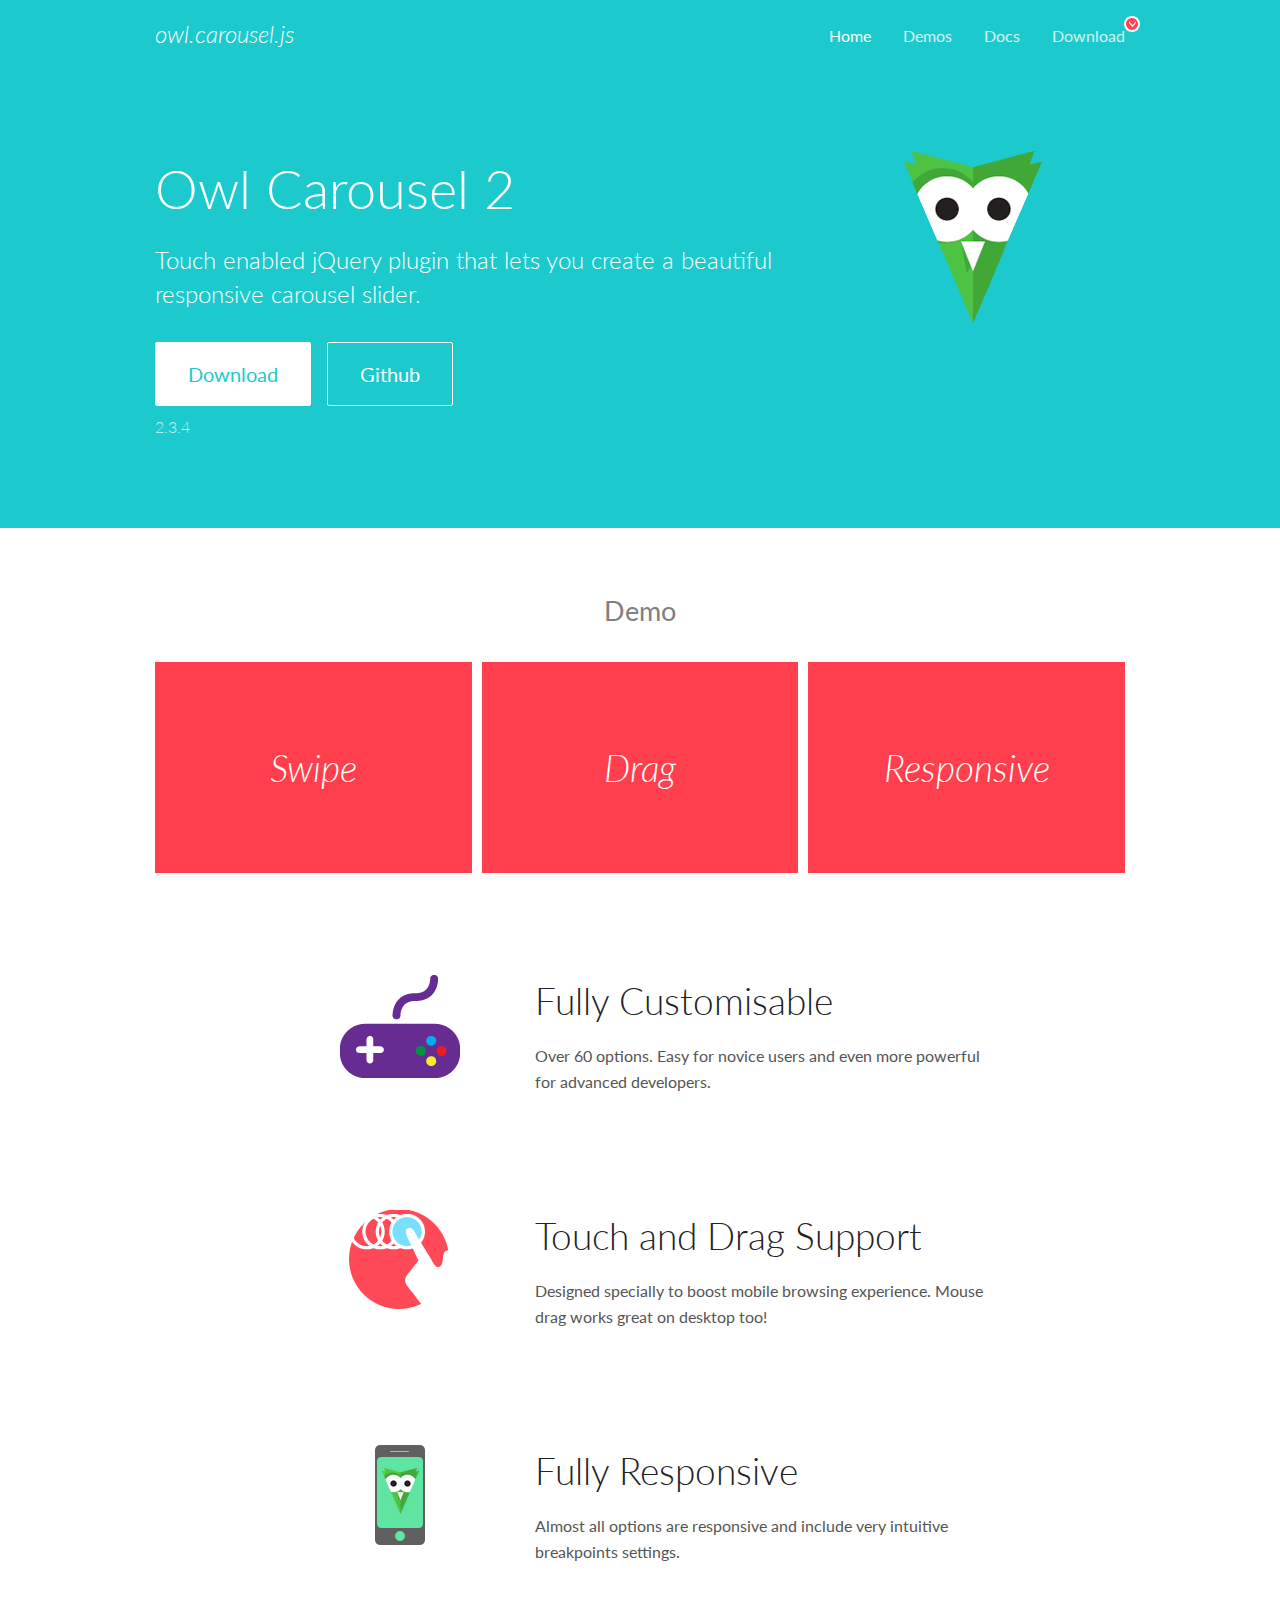
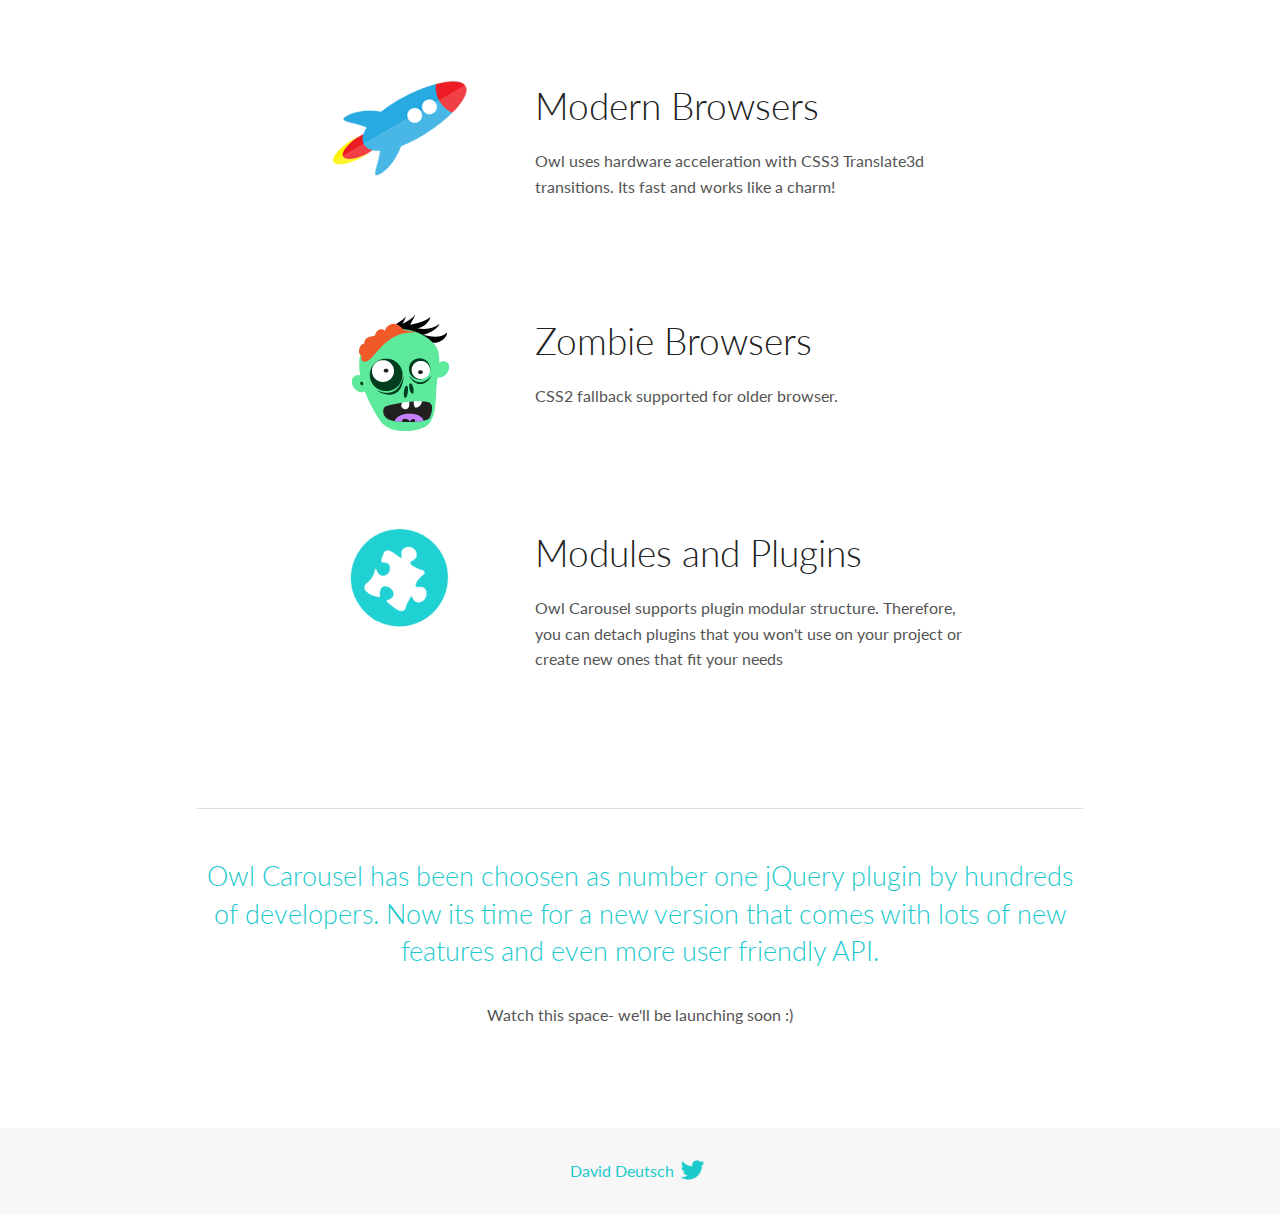
<file: assets/owl/OwlCarousel2-2.3.4/docs/index.html>
<!DOCTYPE html>
<html lang="en">
  <head>

    <!-- head -->
    <meta charset="utf-8">
    <meta name="msapplication-tap-highlight" content="no" />
    <meta name="viewport" content="width=device-width, initial-scale=1.0" />
    <meta name="description" content="Touch enabled jQuery plugin that lets you create beautiful responsive carousel slider.">
    <meta name="author" content="David Deutsch">
    <title>
      Home | Owl Carousel | 2.3.4
    </title>

    <!-- Stylesheets -->
    <link href='https://fonts.googleapis.com/css?family=Lato:300,400,700,400italic,300italic' rel='stylesheet' type='text/css'>
    <link rel="stylesheet" href="assets/css/docs.theme.min.css">

    <!-- Owl Stylesheets -->
    <link rel="stylesheet" href="assets/owlcarousel/assets/owl.carousel.min.css">
    <link rel="stylesheet" href="assets/owlcarousel/assets/owl.theme.default.min.css">

    <!-- HTML5 shim and Respond.js IE8 support of HTML5 elements and media queries -->

    <!--[if lt IE 9]>
      <script src="https://oss.maxcdn.com/libs/html5shiv/3.7.0/html5shiv.js"></script>
      <script src="https://oss.maxcdn.com/libs/respond.js/1.3.0/respond.min.js"></script>
    <![endif]-->

    <!-- Favicons -->
    <link rel="apple-touch-icon-precomposed" sizes="144x144" href="assets/ico/apple-touch-icon-144-precomposed.png">
    <link rel="shortcut icon" href="assets/ico/favicon.png">
    <link rel="shortcut icon" href="favicon.ico">

    <!-- Yeah i know js should not be in header. Its required for demos.-->

    <!-- javascript -->
    <script src="assets/vendors/jquery.min.js"></script>
    <script src="assets/owlcarousel/owl.carousel.js"></script>
  </head>
  <body>

    <!-- header -->
    <header class="header">
      <div class="row">
        <div class="large-12 columns">
          <div class="brand left">
            <h3>
              <a href="/OwlCarousel2/">owl.carousel.js</a> 
            </h3>
          </div>
          <a id="toggle-nav" class="right">
            <span></span> <span></span> <span></span> 
          </a> 
          <div class="nav-bar">
            <ul class="clearfix">
              <li class="active">
                <a href="/OwlCarousel2/index.html">Home</a> 
              </li>
              <li> <a href="/OwlCarousel2/demos/demos.html">Demos</a>  </li>
              <li> <a href="/OwlCarousel2/docs/started-welcome.html">Docs</a>  </li>
              <li>
                <a href="https://github.com/OwlCarousel2/OwlCarousel2/archive/2.3.4.zip">Download</a> 
                <span class="download"></span> 
              </li>
            </ul>
          </div>
        </div>
      </div>
    </header>

    <!-- home panel -->
    <section id="hero">
      <div class="row">
        <div class="large-8 medium-8 columns">
          <h1>Owl Carousel 2</h1>
          <h4>Touch enabled jQuery plugin that lets you create a beautiful responsive carousel slider.</h4>
          <a href="https://github.com/OwlCarousel2/OwlCarousel2/archive/2.3.4.zip" class="hero-button">Download</a> 
          <a href="https://github.com/OwlCarousel2/OwlCarousel2" class="hero-button outline">Github</a> 
          <p>2.3.4</p>
        </div>
        <div class="large-4 medium-4 columns">
          <img class="owl-logo" src="assets/img/owl-logo.png" alt="mr. Owl">
        </div>
      </div>
    </section>

    <!-- body -->
    <div class="home-demo">
      <div class="row">
        <div class="large-12 columns">
          <h3>Demo</h3>
          <div class="owl-carousel">
            <div class="item">
              <h2>Swipe</h2>
            </div>
            <div class="item">
              <h2>Drag</h2>
            </div>
            <div class="item">
              <h2>Responsive</h2>
            </div>
            <div class="item">
              <h2>CSS3</h2>
            </div>
            <div class="item">
              <h2>Fast</h2>
            </div>
            <div class="item">
              <h2>Easy</h2>
            </div>
            <div class="item">
              <h2>Free</h2>
            </div>
            <div class="item">
              <h2>Upgradable</h2>
            </div>
            <div class="item">
              <h2>Tons of options</h2>
            </div>
            <div class="item">
              <h2>Infinity</h2>
            </div>
            <div class="item">
              <h2>Auto Width</h2>
            </div>
          </div>
        </div>
      </div>
    </div>
    <script>
      var owl = $('.owl-carousel');
      owl.owlCarousel({
        margin: 10,
        loop: true,
        responsive: {
          0: {
            items: 1
          },
          600: {
            items: 2
          },
          1000: {
            items: 3
          }
        }
      })
    </script>

    <!-- features -->
    <div id="features">
      <div class="row">
        <div class="small-12 medium-9 small-centered columns">
          <section class="row feature">
            <div class="medium-4 small-12 columns">
              <img src="assets/img/feature-options.png" alt="">
            </div>
            <div class="medium-8 small-12 columns">
              <h2>Fully Customisable</h2>
              <p>Over 60 options. Easy for novice users and even more powerful for advanced developers.</p>
            </div>
          </section>
          <section class="row feature">
            <div class="medium-4 small-12 columns">
              <img src="assets/img/feature-drag.png" alt="">
            </div>
            <div class="medium-8 small-12 columns">
              <h2>Touch and Drag Support</h2>
              <p>Designed specially to boost mobile browsing experience. Mouse drag works great on desktop too!</p>
            </div>
          </section>
          <section class="row feature">
            <div class="medium-4 small-12 columns">
              <img src="assets/img/feature-responsive.png" alt="">
            </div>
            <div class="medium-8 small-12 columns">
              <h2>Fully Responsive</h2>
              <p>Almost all options are responsive and include very intuitive breakpoints settings.</p>
            </div>
          </section>
          <section class="row feature">
            <div class="medium-4 small-12 columns">
              <img src="assets/img/feature-modern.png" alt="">
            </div>
            <div class="medium-8 small-12 columns">
              <h2>Modern Browsers</h2>
              <p>Owl uses hardware acceleration with CSS3 Translate3d transitions. Its fast and works like a charm! </p>
            </div>
          </section>
          <section class="row feature">
            <div class="medium-4 small-12 columns">
              <img src="assets/img/feature-zombie.png" alt="">
            </div>
            <div class="medium-8 small-12 columns">
              <h2>Zombie Browsers</h2>
              <p>CSS2 fallback supported for older browser.</p>
            </div>
          </section>
          <section class="row feature">
            <div class="medium-4 small-12 columns">
              <img src="assets/img/feature-module.png" alt="">
            </div>
            <div class="medium-8 small-12 columns">
              <h2>Modules and Plugins</h2>
              <p>Owl Carousel supports plugin modular structure. Therefore, you can detach plugins that you won&#x27;t use on your project or create new ones that fit your needs</p>
            </div>
          </section>
        </div>
      </div>
    </div>

    <!-- footer -->
    <section id="teaser-text">
      <div class="row">
        <div class="small-12 medium-11 small-centered columns">
          <hr>
          <h3 id="owl-carousel-has-been-choosen-as-number-one-jquery-plugin-by-hundreds-of-developers-now-its-time-for-a-new-version-that-comes-with-lots-of-new-features-and-even-more-user-friendly-api-">Owl Carousel has been choosen as number one jQuery plugin by hundreds of developers. Now its time for a new version that comes with lots of new features and even more user friendly API.</h3>
          <p>Watch this space- we&#39;ll be launching soon :)</p>
        </div>
      </div>
    </section>

    <!-- footer -->
    <footer class="footer">
      <div class="row">
        <div class="large-12 columns">
          <h5>
            <a href="/OwlCarousel2/docs/support-contact.html">David Deutsch</a> 
            <a id="custom-tweet-button" href="https://twitter.com/share?url=https://github.com/OwlCarousel2/OwlCarousel2&text=Owl Carousel - This is so awesome! " target="_blank"></a> 
          </h5>
        </div>
      </div>
    </footer>

    <!-- vendors -->
    <script src="assets/vendors/highlight.js"></script>
    <script src="assets/js/app.js"></script>
  </body>
</html>
</file>
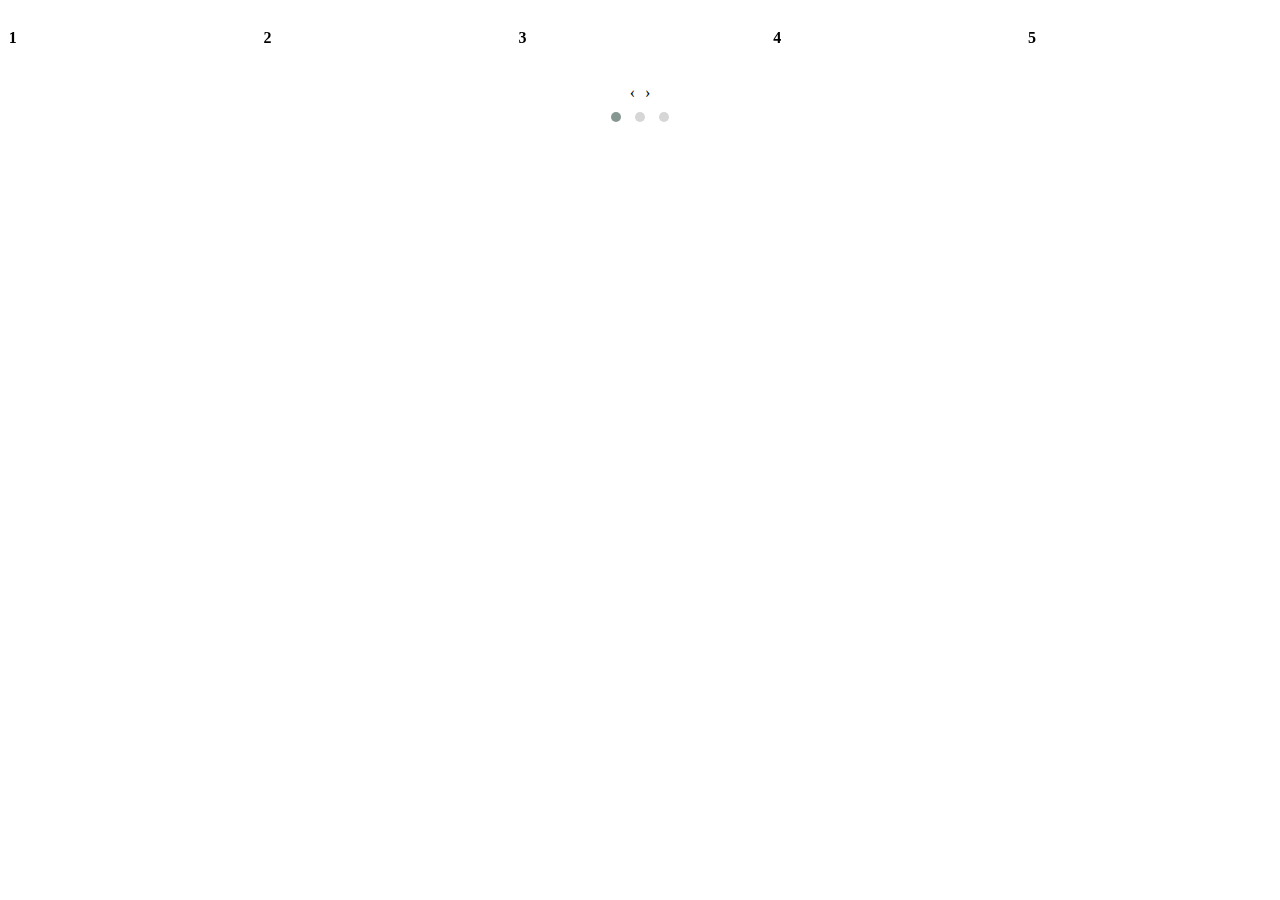
<file: assets/owl/html/owl.html>
<!DOCTYPE html>
<html lang="en">

<head>
    <meta charset="UTF-8">
    <meta name="viewport" content="width=device-width, initial-scale=1.0">
    <title>Document</title>
    <link rel="stylesheet" href="../OwlCarousel2-2.3.4/docs/assets/owlcarousel/assets/owl.carousel.min.css">
    <link rel="stylesheet" href="../OwlCarousel2-2.3.4/docs/assets/owlcarousel/assets/owl.theme.default.min.css">
</head>

<body>
    <div class="owl-carousel owl-theme">
        <div class="item">
            <h4>1</h4>
        </div>
        <div class="item">
            <h4>2</h4>
        </div>
        <div class="item">
            <h4>3</h4>
        </div>
        <div class="item">
            <h4>4</h4>
        </div>
        <div class="item">
            <h4>5</h4>
        </div>
        <div class="item">
            <h4>6</h4>
        </div>
        <div class="item">
            <h4>7</h4>
        </div>
        <div class="item">
            <h4>8</h4>
        </div>
        <div class="item">
            <h4>9</h4>
        </div>
        <div class="item">
            <h4>10</h4>
        </div>
        <div class="item">
            <h4>11</h4>
        </div>
        <div class="item">
            <h4>12</h4>
        </div>
    </div>


    <script src="../query/jquery.js"></script>
    <script src="../OwlCarousel2-2.3.4/docs/assets/owlcarousel/owl.carousel.min.js"></script>
    <script>
        $('.owl-carousel').owlCarousel({
            loop: true,
            margin: 10,
            nav: true,
            responsive: {
                0: {
                    items: 5
                },
                600: {
                    items: 3
                },
                1000: {
                    items: 5
                }
            }
        });
        $('.owl-carousel').owlCarousel({
            responsive: {
                // breakpoint from 0 up
                0: {
                    items: 1,
                    margin: 10,
                    padding: 500,
                },
                // breakpoint from 480 up
                480: {
                    items: 2,
                    margin: 15,
                    padding: 10,
                },
                // breakpoint from 768 up
                768: {
                    option1: value,
                    option2: value,
                }
            }
        })
    </script>
</body>

</html>
</file>
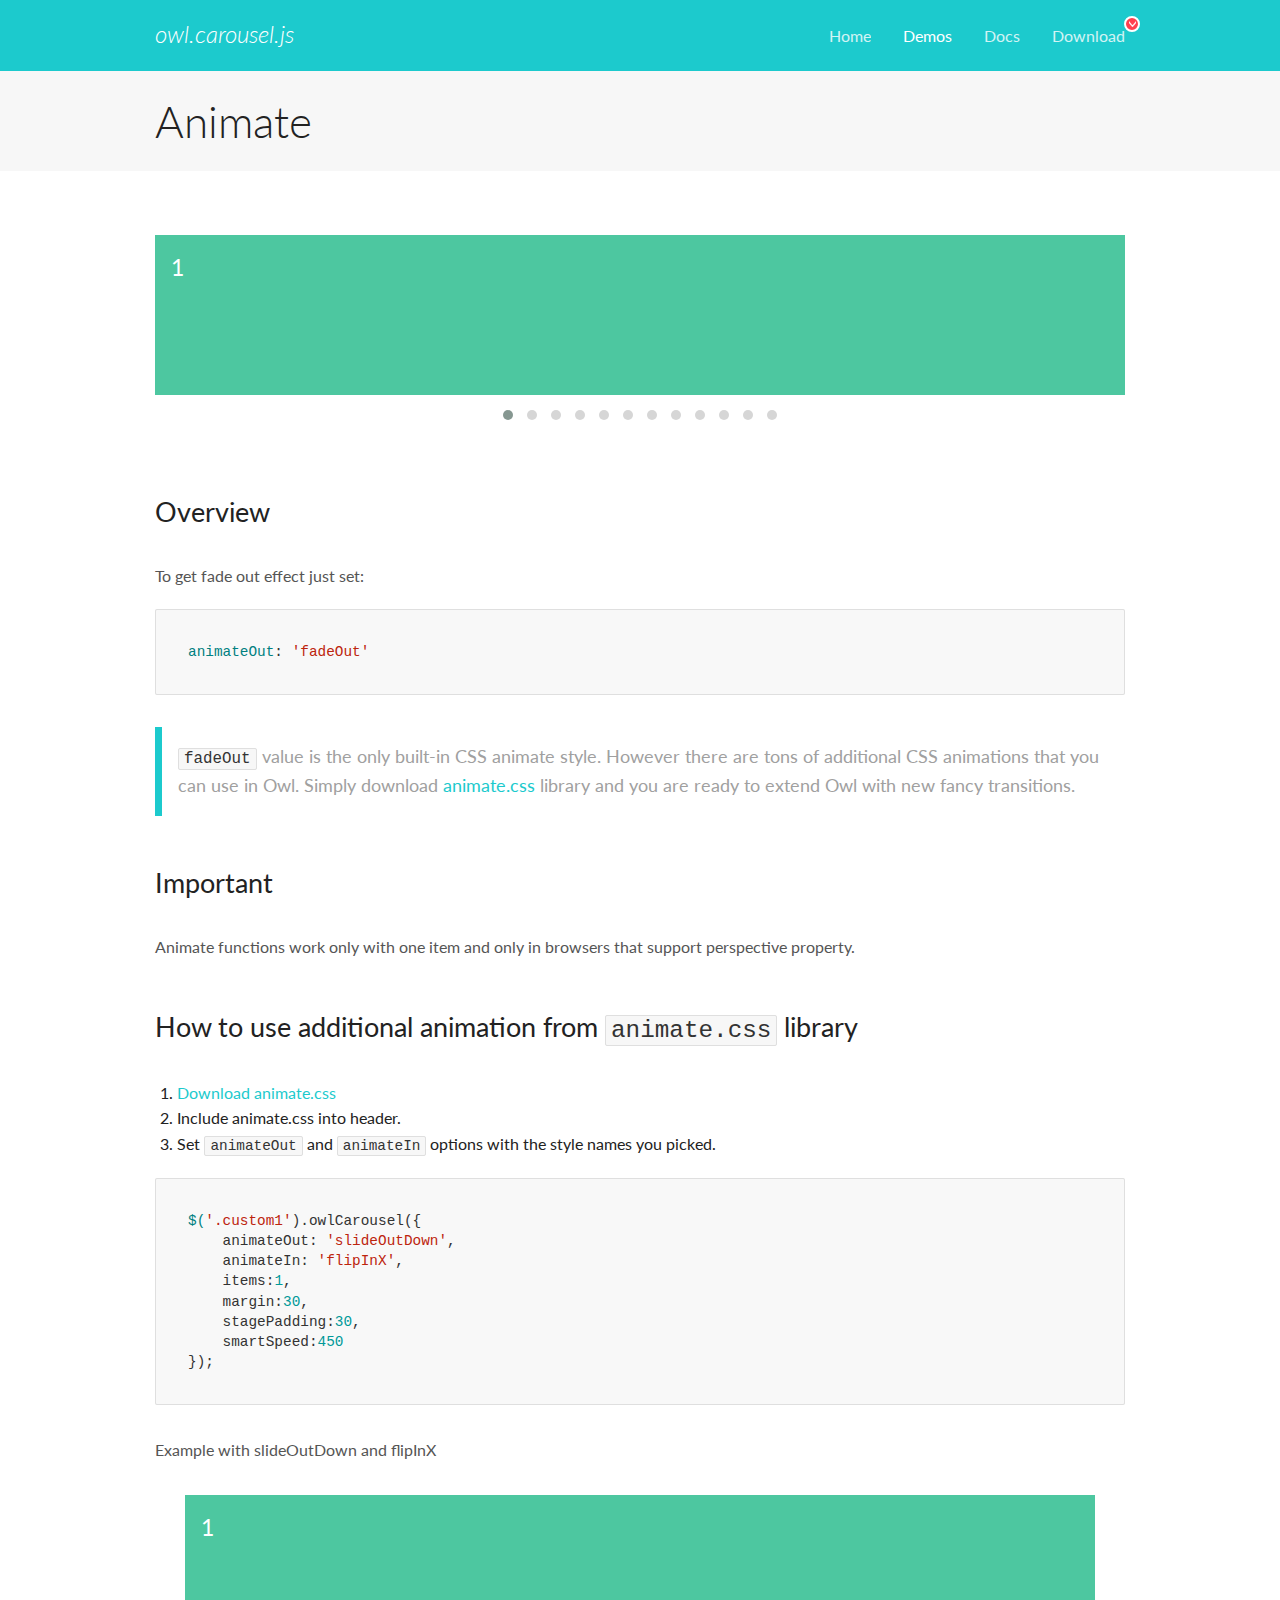
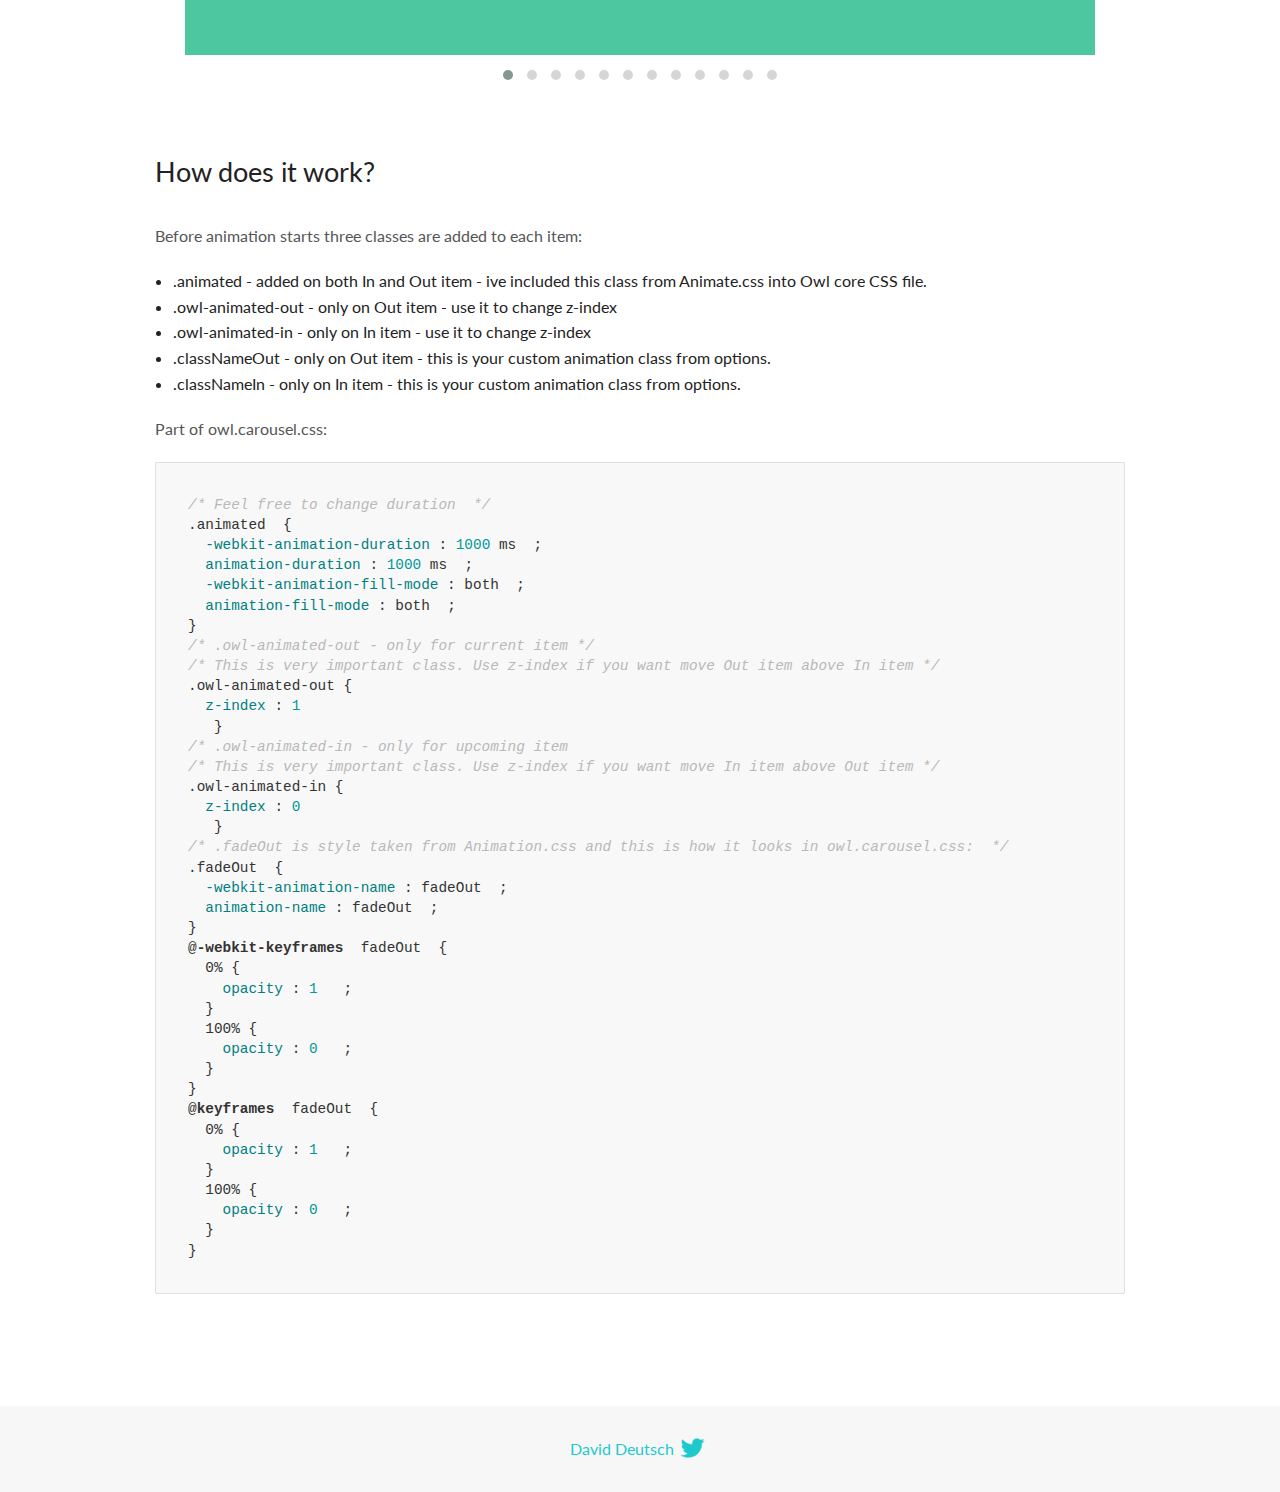
<file: assets/owl/OwlCarousel2-2.3.4/docs/demos/animate.html>
<!DOCTYPE html>
<html lang="en">
  <head>

    <!-- head -->
    <meta charset="utf-8">
    <meta name="msapplication-tap-highlight" content="no" />
    <meta name="viewport" content="width=device-width, initial-scale=1.0" />
    <meta name="description" content="Animate carousel">
    <meta name="author" content="David Deutsch">
    <title>
      Animate Demo | Owl Carousel | 2.3.4
    </title>

    <!-- Stylesheets -->
    <link href='https://fonts.googleapis.com/css?family=Lato:300,400,700,400italic,300italic' rel='stylesheet' type='text/css'>
    <link rel="stylesheet" href="../assets/css/docs.theme.min.css">

    <!-- Owl Stylesheets -->
    <link rel="stylesheet" href="../assets/owlcarousel/assets/owl.carousel.min.css">
    <link rel="stylesheet" href="../assets/owlcarousel/assets/owl.theme.default.min.css">

    <!-- HTML5 shim and Respond.js IE8 support of HTML5 elements and media queries -->

    <!--[if lt IE 9]>
      <script src="https://oss.maxcdn.com/libs/html5shiv/3.7.0/html5shiv.js"></script>
      <script src="https://oss.maxcdn.com/libs/respond.js/1.3.0/respond.min.js"></script>
    <![endif]-->

    <!-- Favicons -->
    <link rel="apple-touch-icon-precomposed" sizes="144x144" href="../assets/ico/apple-touch-icon-144-precomposed.png">
    <link rel="shortcut icon" href="../assets/ico/favicon.png">
    <link rel="shortcut icon" href="favicon.ico">

    <!-- Yeah i know js should not be in header. Its required for demos.-->

    <!-- javascript -->
    <script src="../assets/vendors/jquery.min.js"></script>
    <script src="../assets/owlcarousel/owl.carousel.js"></script>
  </head>
  <body>

    <!-- header -->
    <header class="header">
      <div class="row">
        <div class="large-12 columns">
          <div class="brand left">
            <h3>
              <a href="/OwlCarousel2/">owl.carousel.js</a> 
            </h3>
          </div>
          <a id="toggle-nav" class="right">
            <span></span> <span></span> <span></span> 
          </a> 
          <div class="nav-bar">
            <ul class="clearfix">
              <li> <a href="/OwlCarousel2/index.html">Home</a>  </li>
              <li class="active">
                <a href="/OwlCarousel2/demos/demos.html">Demos</a> 
              </li>
              <li> <a href="/OwlCarousel2/docs/started-welcome.html">Docs</a>  </li>
              <li>
                <a href="https://github.com/OwlCarousel2/OwlCarousel2/archive/2.3.4.zip">Download</a> 
                <span class="download"></span> 
              </li>
            </ul>
          </div>
        </div>
      </div>
    </header>

    <!-- title -->
    <section class="title">
      <div class="row">
        <div class="large-12 columns">
          <h1>Animate</h1>
        </div>
      </div>
    </section>

    <!--  Demos -->
    <section id="demos">
      <div class="row">
        <div class="large-12 columns">
          <div class="fadeOut owl-carousel owl-theme">
            <div class="item">
              <h4>1</h4>
            </div>
            <div class="item">
              <h4>2</h4>
            </div>
            <div class="item">
              <h4>3</h4>
            </div>
            <div class="item">
              <h4>4</h4>
            </div>
            <div class="item">
              <h4>5</h4>
            </div>
            <div class="item">
              <h4>6</h4>
            </div>
            <div class="item">
              <h4>7</h4>
            </div>
            <div class="item">
              <h4>8</h4>
            </div>
            <div class="item">
              <h4>9</h4>
            </div>
            <div class="item">
              <h4>10</h4>
            </div>
            <div class="item">
              <h4>11</h4>
            </div>
            <div class="item">
              <h4>12</h4>
            </div>
          </div>
          <h3 id="overview">Overview</h3>
          <p>To get fade out effect just set:</p>
          <pre><code>animateOut: &#39;fadeOut&#39;</code></pre>
          <blockquote>
            <p><code>fadeOut</code> value is the only built-in CSS animate style. However there are tons of additional CSS animations that you can use in Owl. Simply download
              <a href="https://daneden.github.io/animate.css/">animate.css</a>  library and you are ready to extend Owl with new fancy transitions.</p>
          </blockquote>
          <h3 id="important">Important</h3>
          <p>Animate functions work only with one item and only in browsers that support perspective property.</p>
          <h3 id="how-to-use-additional-animation-from-animate-css-library">How to use additional animation from <code>animate.css</code> library</h3>
          <ol>
            <li> <a href="https://daneden.github.io/animate.css/">Download animate.css</a>  </li>
            <li>Include animate.css into header.</li>
            <li>Set <code>animateOut</code> and <code>animateIn</code> options with the style names you picked.</li>
          </ol>
          <pre><code>$(&#39;.custom1&#39;).owlCarousel({
    animateOut: &#39;slideOutDown&#39;,
    animateIn: &#39;flipInX&#39;,
    items:1,
    margin:30,
    stagePadding:30,
    smartSpeed:450
});</code></pre>
          <p>Example with slideOutDown and flipInX</p>
          <div class="custom1 owl-carousel owl-theme">
            <div class="item">
              <h4>1</h4>
            </div>
            <div class="item">
              <h4>2</h4>
            </div>
            <div class="item">
              <h4>3</h4>
            </div>
            <div class="item">
              <h4>4</h4>
            </div>
            <div class="item">
              <h4>5</h4>
            </div>
            <div class="item">
              <h4>6</h4>
            </div>
            <div class="item">
              <h4>7</h4>
            </div>
            <div class="item">
              <h4>8</h4>
            </div>
            <div class="item">
              <h4>9</h4>
            </div>
            <div class="item">
              <h4>10</h4>
            </div>
            <div class="item">
              <h4>11</h4>
            </div>
            <div class="item">
              <h4>12</h4>
            </div>
          </div>
          <h3 id="how-does-it-work-">How does it work?</h3>
          <p>Before animation starts three classes are added to each item:</p>
          <ul>
            <li>.animated - added on both In and Out item - ive included this class from Animate.css into Owl core CSS file.</li>
            <li>.owl-animated-out - only on Out item - use it to change z-index</li>
            <li>.owl-animated-in - only on In item - use it to change z-index</li>
            <li>.classNameOut - only on Out item - this is your custom animation class from options.</li>
            <li>.classNameIn - only on In item - this is your custom animation class from options.</li>
          </ul>
          <p>Part of owl.carousel.css:</p>
          <pre><code class="language-css"><span class="comment">/* Feel free to change duration  */</span> 
<span class="class">.animated</span>  <span class="rules">{
  <span class="rule"><span class="attribute">-webkit-animation-duration</span> :<span class="value"> <span class="number">1000</span> ms</span> </span> ;
  <span class="rule"><span class="attribute">animation-duration</span> :<span class="value"> <span class="number">1000</span> ms</span> </span> ;
  <span class="rule"><span class="attribute">-webkit-animation-fill-mode</span> :<span class="value"> both</span> </span> ;
  <span class="rule"><span class="attribute">animation-fill-mode</span> :<span class="value"> both</span> </span> ;
<span class="rule">}</span> </span> 
<span class="comment">/* .owl-animated-out - only for current item */</span> 
<span class="comment">/* This is very important class. Use z-index if you want move Out item above In item */</span> 
<span class="class">.owl-animated-out</span> <span class="rules">{
  <span class="rule"><span class="attribute">z-index</span> :<span class="value"> <span class="number">1</span> 
</span> </span> </span> }
<span class="comment">/* .owl-animated-in - only for upcoming item
/* This is very important class. Use z-index if you want move In item above Out item */</span> 
<span class="class">.owl-animated-in</span> <span class="rules">{
  <span class="rule"><span class="attribute">z-index</span> :<span class="value"> <span class="number">0</span> 
</span> </span> </span> }
<span class="comment">/* .fadeOut is style taken from Animation.css and this is how it looks in owl.carousel.css:  */</span> 
<span class="class">.fadeOut</span>  <span class="rules">{
  <span class="rule"><span class="attribute">-webkit-animation-name</span> :<span class="value"> fadeOut</span> </span> ;
  <span class="rule"><span class="attribute">animation-name</span> :<span class="value"> fadeOut</span> </span> ;
<span class="rule">}</span> </span> 
<span class="at_rule">@<span class="keyword">-webkit-keyframes</span>  fadeOut </span> {
  0% <span class="rules">{
    <span class="rule"><span class="attribute">opacity</span> :<span class="value"> <span class="number">1</span> </span> </span> ;
  <span class="rule">}</span> </span> 
  100% <span class="rules">{
    <span class="rule"><span class="attribute">opacity</span> :<span class="value"> <span class="number">0</span> </span> </span> ;
  <span class="rule">}</span> </span> 
}
<span class="at_rule">@<span class="keyword">keyframes</span>  fadeOut </span> {
  0% <span class="rules">{
    <span class="rule"><span class="attribute">opacity</span> :<span class="value"> <span class="number">1</span> </span> </span> ;
  <span class="rule">}</span> </span> 
  100% <span class="rules">{
    <span class="rule"><span class="attribute">opacity</span> :<span class="value"> <span class="number">0</span> </span> </span> ;
  <span class="rule">}</span> </span> 
}</code></pre>
          <link rel="stylesheet" href="../assets/css/animate.css">
          <script>
            jQuery(document).ready(function($) {
              $('.fadeOut').owlCarousel({
                items: 1,
                animateOut: 'fadeOut',
                loop: true,
                margin: 10,
              });
              $('.custom1').owlCarousel({
                animateOut: 'slideOutDown',
                animateIn: 'flipInX',
                items: 1,
                margin: 30,
                stagePadding: 30,
                smartSpeed: 450
              });
            });
          </script>
        </div>
      </div>
    </section>

    <!-- footer -->
    <footer class="footer">
      <div class="row">
        <div class="large-12 columns">
          <h5>
            <a href="/OwlCarousel2/docs/support-contact.html">David Deutsch</a> 
            <a id="custom-tweet-button" href="https://twitter.com/share?url=https://github.com/OwlCarousel2/OwlCarousel2&text=Owl Carousel - This is so awesome! " target="_blank"></a> 
          </h5>
        </div>
      </div>
    </footer>

    <!-- vendors -->
    <script src="../assets/vendors/highlight.js"></script>
    <script src="../assets/js/app.js"></script>
  </body>
</html>
</file>
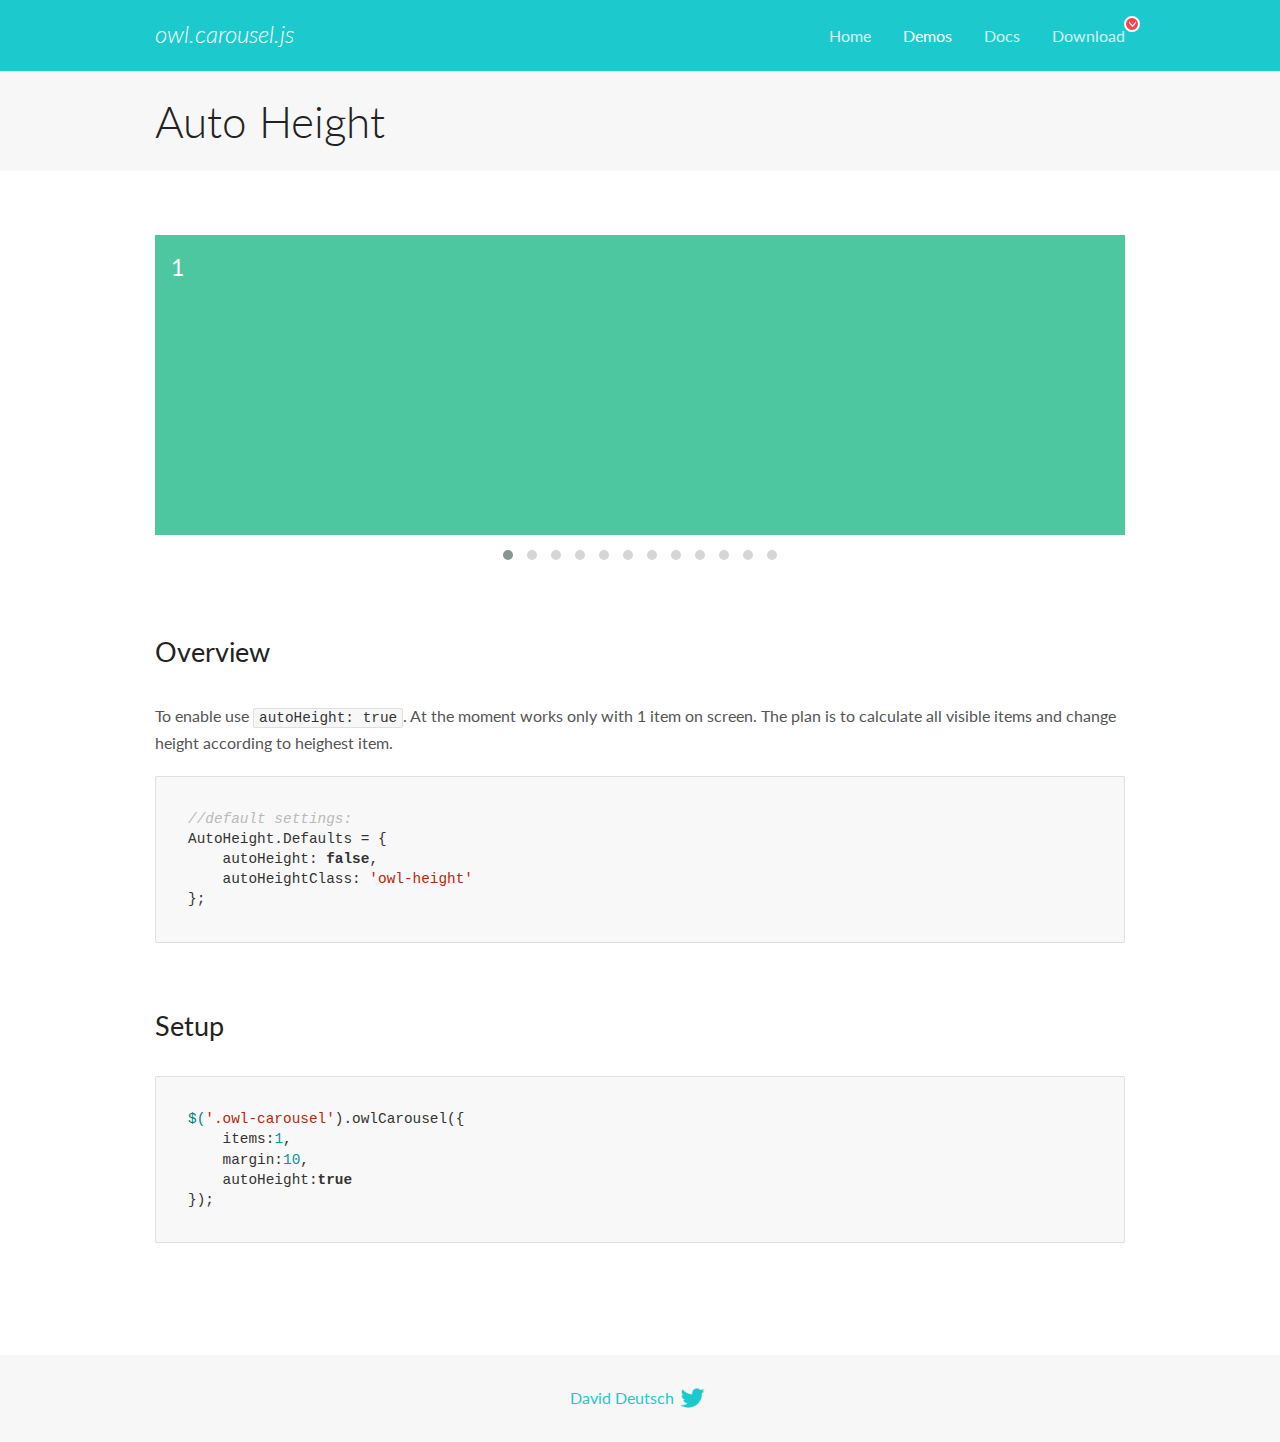
<file: assets/owl/OwlCarousel2-2.3.4/docs/demos/autoheight.html>
<!DOCTYPE html>
<html lang="en">
  <head>

    <!-- head -->
    <meta charset="utf-8">
    <meta name="msapplication-tap-highlight" content="no" />
    <meta name="viewport" content="width=device-width, initial-scale=1.0" />
    <meta name="description" content="autoHeight usage demo">
    <meta name="author" content="David Deutsch">
    <title>
      Auto Height Demo | Owl Carousel | 2.3.4
    </title>

    <!-- Stylesheets -->
    <link href='https://fonts.googleapis.com/css?family=Lato:300,400,700,400italic,300italic' rel='stylesheet' type='text/css'>
    <link rel="stylesheet" href="../assets/css/docs.theme.min.css">

    <!-- Owl Stylesheets -->
    <link rel="stylesheet" href="../assets/owlcarousel/assets/owl.carousel.min.css">
    <link rel="stylesheet" href="../assets/owlcarousel/assets/owl.theme.default.min.css">

    <!-- HTML5 shim and Respond.js IE8 support of HTML5 elements and media queries -->

    <!--[if lt IE 9]>
      <script src="https://oss.maxcdn.com/libs/html5shiv/3.7.0/html5shiv.js"></script>
      <script src="https://oss.maxcdn.com/libs/respond.js/1.3.0/respond.min.js"></script>
    <![endif]-->

    <!-- Favicons -->
    <link rel="apple-touch-icon-precomposed" sizes="144x144" href="../assets/ico/apple-touch-icon-144-precomposed.png">
    <link rel="shortcut icon" href="../assets/ico/favicon.png">
    <link rel="shortcut icon" href="favicon.ico">

    <!-- Yeah i know js should not be in header. Its required for demos.-->

    <!-- javascript -->
    <script src="../assets/vendors/jquery.min.js"></script>
    <script src="../assets/owlcarousel/owl.carousel.js"></script>
  </head>
  <body>

    <!-- header -->
    <header class="header">
      <div class="row">
        <div class="large-12 columns">
          <div class="brand left">
            <h3>
              <a href="/OwlCarousel2/">owl.carousel.js</a> 
            </h3>
          </div>
          <a id="toggle-nav" class="right">
            <span></span> <span></span> <span></span> 
          </a> 
          <div class="nav-bar">
            <ul class="clearfix">
              <li> <a href="/OwlCarousel2/index.html">Home</a>  </li>
              <li class="active">
                <a href="/OwlCarousel2/demos/demos.html">Demos</a> 
              </li>
              <li> <a href="/OwlCarousel2/docs/started-welcome.html">Docs</a>  </li>
              <li>
                <a href="https://github.com/OwlCarousel2/OwlCarousel2/archive/2.3.4.zip">Download</a> 
                <span class="download"></span> 
              </li>
            </ul>
          </div>
        </div>
      </div>
    </header>

    <!-- title -->
    <section class="title">
      <div class="row">
        <div class="large-12 columns">
          <h1>Auto Height</h1>
        </div>
      </div>
    </section>

    <!--  Demos -->
    <section id="demos">
      <div class="row">
        <div class="large-12 columns">
          <div class="owl-carousel owl-theme">
            <div class="item" style="height:300px">
              <h4>1</h4>
            </div>
            <div class="item" style="height:100px">
              <h4>2</h4>
            </div>
            <div class="item" style="height:500px">
              <h4>3</h4>
            </div>
            <div class="item" style="height:250px">
              <h4>4</h4>
            </div>
            <div class="item" style="height:400px">
              <h4>5</h4>
            </div>
            <div class="item" style="height:500px">
              <h4>6</h4>
            </div>
            <div class="item" style="height:600px">
              <h4>7</h4>
            </div>
            <div class="item" style="height:400px">
              <h4>8</h4>
            </div>
            <div class="item" style="height:300px">
              <h4>9</h4>
            </div>
            <div class="item" style="height:350px">
              <h4>10</h4>
            </div>
            <div class="item" style="height:200px">
              <h4>11</h4>
            </div>
            <div class="item" style="height:150px">
              <h4>12</h4>
            </div>
          </div>
          <h3 id="overview">Overview</h3>
          <p>To enable use <code>autoHeight: true</code>. At the moment works only with 1 item on screen. The plan is to calculate all visible items and change height according to heighest item.</p>
          <pre><code>//default settings:
AutoHeight.Defaults = {
    autoHeight: false,
    autoHeightClass: &#39;owl-height&#39;
};</code></pre>
          <h3 id="setup">Setup</h3>
          <pre><code>$(&#39;.owl-carousel&#39;).owlCarousel({
    items:1,
    margin:10,
    autoHeight:true
});</code></pre>
          <script>
            $(document).ready(function() {
              $('.owl-carousel').owlCarousel({
                items: 1,
                margin: 10,
                autoHeight: true
              });
            })
          </script>
        </div>
      </div>
    </section>

    <!-- footer -->
    <footer class="footer">
      <div class="row">
        <div class="large-12 columns">
          <h5>
            <a href="/OwlCarousel2/docs/support-contact.html">David Deutsch</a> 
            <a id="custom-tweet-button" href="https://twitter.com/share?url=https://github.com/OwlCarousel2/OwlCarousel2&text=Owl Carousel - This is so awesome! " target="_blank"></a> 
          </h5>
        </div>
      </div>
    </footer>

    <!-- vendors -->
    <script src="../assets/vendors/highlight.js"></script>
    <script src="../assets/js/app.js"></script>
  </body>
</html>
</file>
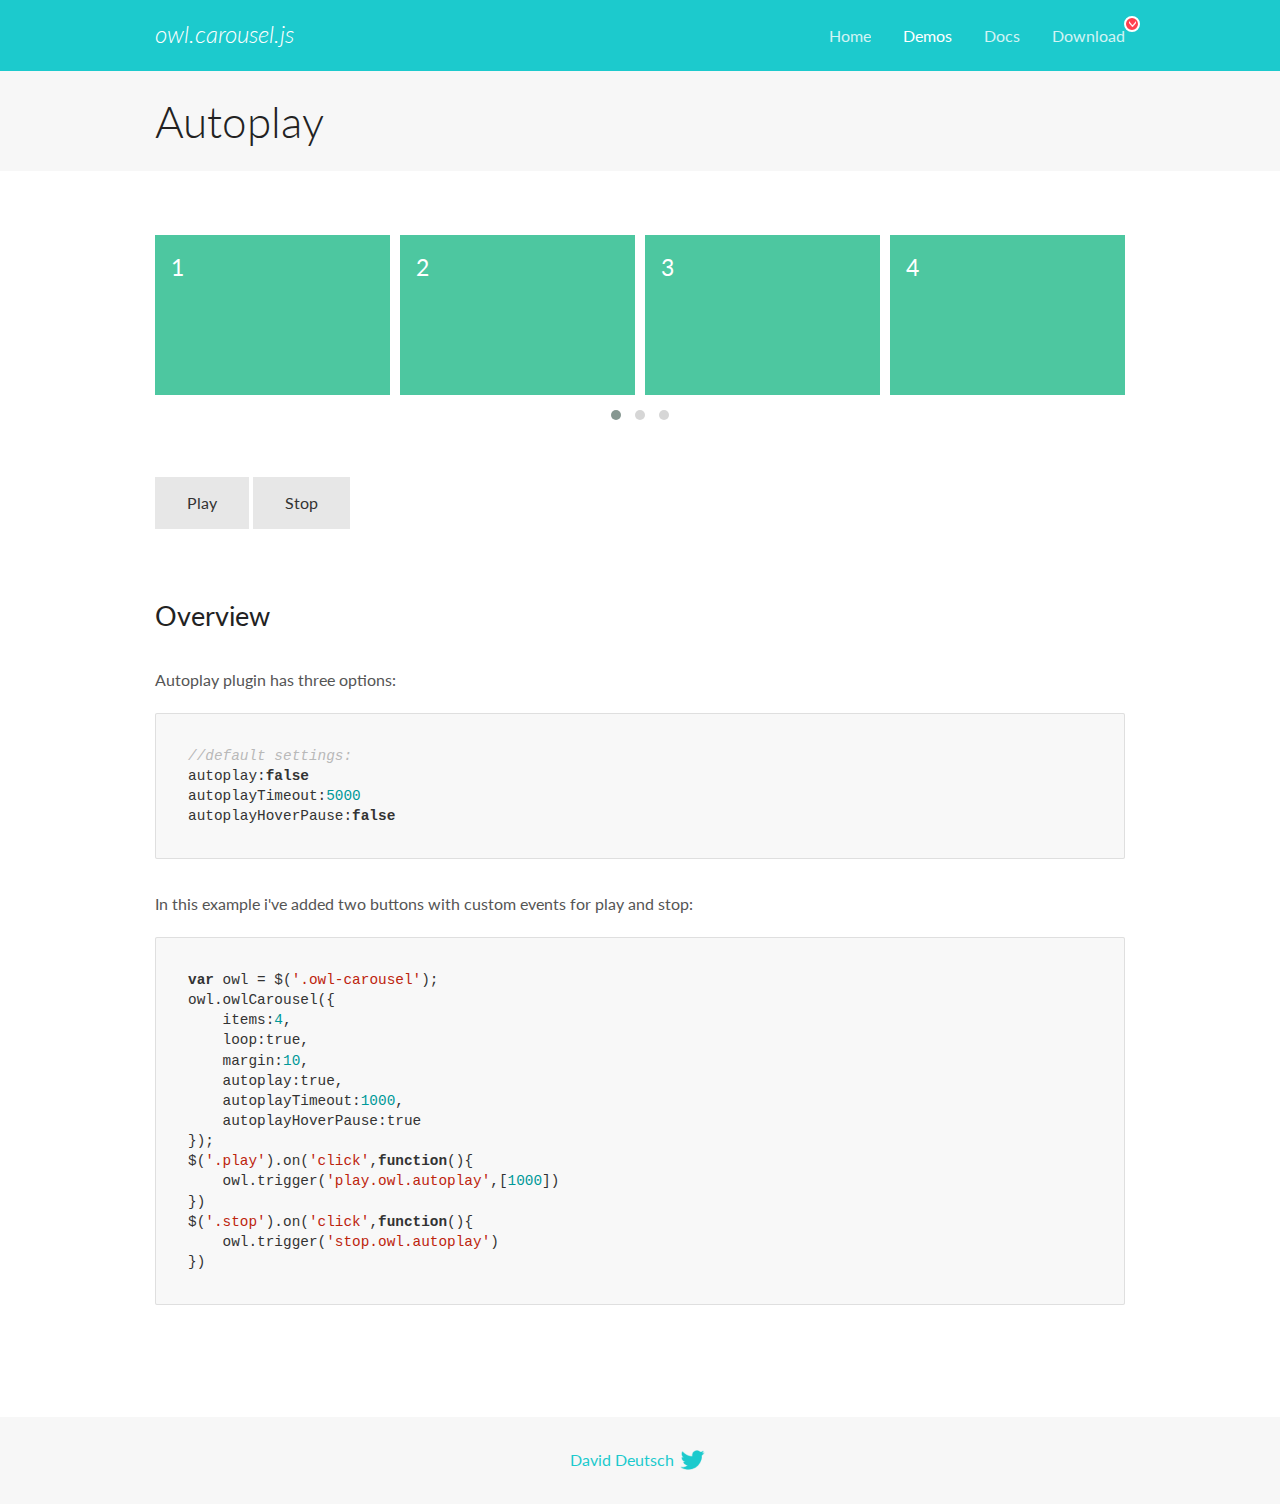
<file: assets/owl/OwlCarousel2-2.3.4/docs/demos/autoplay.html>
<!DOCTYPE html>
<html lang="en">
  <head>

    <!-- head -->
    <meta charset="utf-8">
    <meta name="msapplication-tap-highlight" content="no" />
    <meta name="viewport" content="width=device-width, initial-scale=1.0" />
    <meta name="description" content="Autoplay usage demo">
    <meta name="author" content="David Deutsch">
    <title>
      Autoplay Demo | Owl Carousel | 2.3.4
    </title>

    <!-- Stylesheets -->
    <link href='https://fonts.googleapis.com/css?family=Lato:300,400,700,400italic,300italic' rel='stylesheet' type='text/css'>
    <link rel="stylesheet" href="../assets/css/docs.theme.min.css">

    <!-- Owl Stylesheets -->
    <link rel="stylesheet" href="../assets/owlcarousel/assets/owl.carousel.min.css">
    <link rel="stylesheet" href="../assets/owlcarousel/assets/owl.theme.default.min.css">

    <!-- HTML5 shim and Respond.js IE8 support of HTML5 elements and media queries -->

    <!--[if lt IE 9]>
      <script src="https://oss.maxcdn.com/libs/html5shiv/3.7.0/html5shiv.js"></script>
      <script src="https://oss.maxcdn.com/libs/respond.js/1.3.0/respond.min.js"></script>
    <![endif]-->

    <!-- Favicons -->
    <link rel="apple-touch-icon-precomposed" sizes="144x144" href="../assets/ico/apple-touch-icon-144-precomposed.png">
    <link rel="shortcut icon" href="../assets/ico/favicon.png">
    <link rel="shortcut icon" href="favicon.ico">

    <!-- Yeah i know js should not be in header. Its required for demos.-->

    <!-- javascript -->
    <script src="../assets/vendors/jquery.min.js"></script>
    <script src="../assets/owlcarousel/owl.carousel.js"></script>
  </head>
  <body>

    <!-- header -->
    <header class="header">
      <div class="row">
        <div class="large-12 columns">
          <div class="brand left">
            <h3>
              <a href="/OwlCarousel2/">owl.carousel.js</a> 
            </h3>
          </div>
          <a id="toggle-nav" class="right">
            <span></span> <span></span> <span></span> 
          </a> 
          <div class="nav-bar">
            <ul class="clearfix">
              <li> <a href="/OwlCarousel2/index.html">Home</a>  </li>
              <li class="active">
                <a href="/OwlCarousel2/demos/demos.html">Demos</a> 
              </li>
              <li> <a href="/OwlCarousel2/docs/started-welcome.html">Docs</a>  </li>
              <li>
                <a href="https://github.com/OwlCarousel2/OwlCarousel2/archive/2.3.4.zip">Download</a> 
                <span class="download"></span> 
              </li>
            </ul>
          </div>
        </div>
      </div>
    </header>

    <!-- title -->
    <section class="title">
      <div class="row">
        <div class="large-12 columns">
          <h1>Autoplay</h1>
        </div>
      </div>
    </section>

    <!--  Demos -->
    <section id="demos">
      <div class="row">
        <div class="large-12 columns">
          <div class="owl-carousel owl-theme">
            <div class="item">
              <h4>1</h4>
            </div>
            <div class="item">
              <h4>2</h4>
            </div>
            <div class="item">
              <h4>3</h4>
            </div>
            <div class="item">
              <h4>4</h4>
            </div>
            <div class="item">
              <h4>5</h4>
            </div>
            <div class="item">
              <h4>6</h4>
            </div>
            <div class="item">
              <h4>7</h4>
            </div>
            <div class="item">
              <h4>8</h4>
            </div>
            <div class="item">
              <h4>9</h4>
            </div>
            <div class="item">
              <h4>10</h4>
            </div>
            <div class="item">
              <h4>11</h4>
            </div>
            <div class="item">
              <h4>12</h4>
            </div>
          </div>
          <a class="button secondary play">Play</a> 
          <a class="button secondary stop">Stop</a> 
          <h3 id="overview">Overview</h3>
          <p>Autoplay plugin has three options:</p>
          <pre><code>//default settings:
autoplay:false
autoplayTimeout:5000
autoplayHoverPause:false</code></pre>
          <p>In this example i&#39;ve added two buttons with custom events for play and stop:</p>
          <pre><code>var owl = $(&#39;.owl-carousel&#39;);
owl.owlCarousel({
    items:4,
    loop:true,
    margin:10,
    autoplay:true,
    autoplayTimeout:1000,
    autoplayHoverPause:true
});
$(&#39;.play&#39;).on(&#39;click&#39;,function(){
    owl.trigger(&#39;play.owl.autoplay&#39;,[1000])
})
$(&#39;.stop&#39;).on(&#39;click&#39;,function(){
    owl.trigger(&#39;stop.owl.autoplay&#39;)
})</code></pre>
          <script>
            $(document).ready(function() {
              var owl = $('.owl-carousel');
              owl.owlCarousel({
                items: 4,
                loop: true,
                margin: 10,
                autoplay: true,
                autoplayTimeout: 1000,
                autoplayHoverPause: true
              });
              $('.play').on('click', function() {
                owl.trigger('play.owl.autoplay', [1000])
              })
              $('.stop').on('click', function() {
                owl.trigger('stop.owl.autoplay')
              })
            })
          </script>
        </div>
      </div>
    </section>

    <!-- footer -->
    <footer class="footer">
      <div class="row">
        <div class="large-12 columns">
          <h5>
            <a href="/OwlCarousel2/docs/support-contact.html">David Deutsch</a> 
            <a id="custom-tweet-button" href="https://twitter.com/share?url=https://github.com/OwlCarousel2/OwlCarousel2&text=Owl Carousel - This is so awesome! " target="_blank"></a> 
          </h5>
        </div>
      </div>
    </footer>

    <!-- vendors -->
    <script src="../assets/vendors/highlight.js"></script>
    <script src="../assets/js/app.js"></script>
  </body>
</html>
</file>
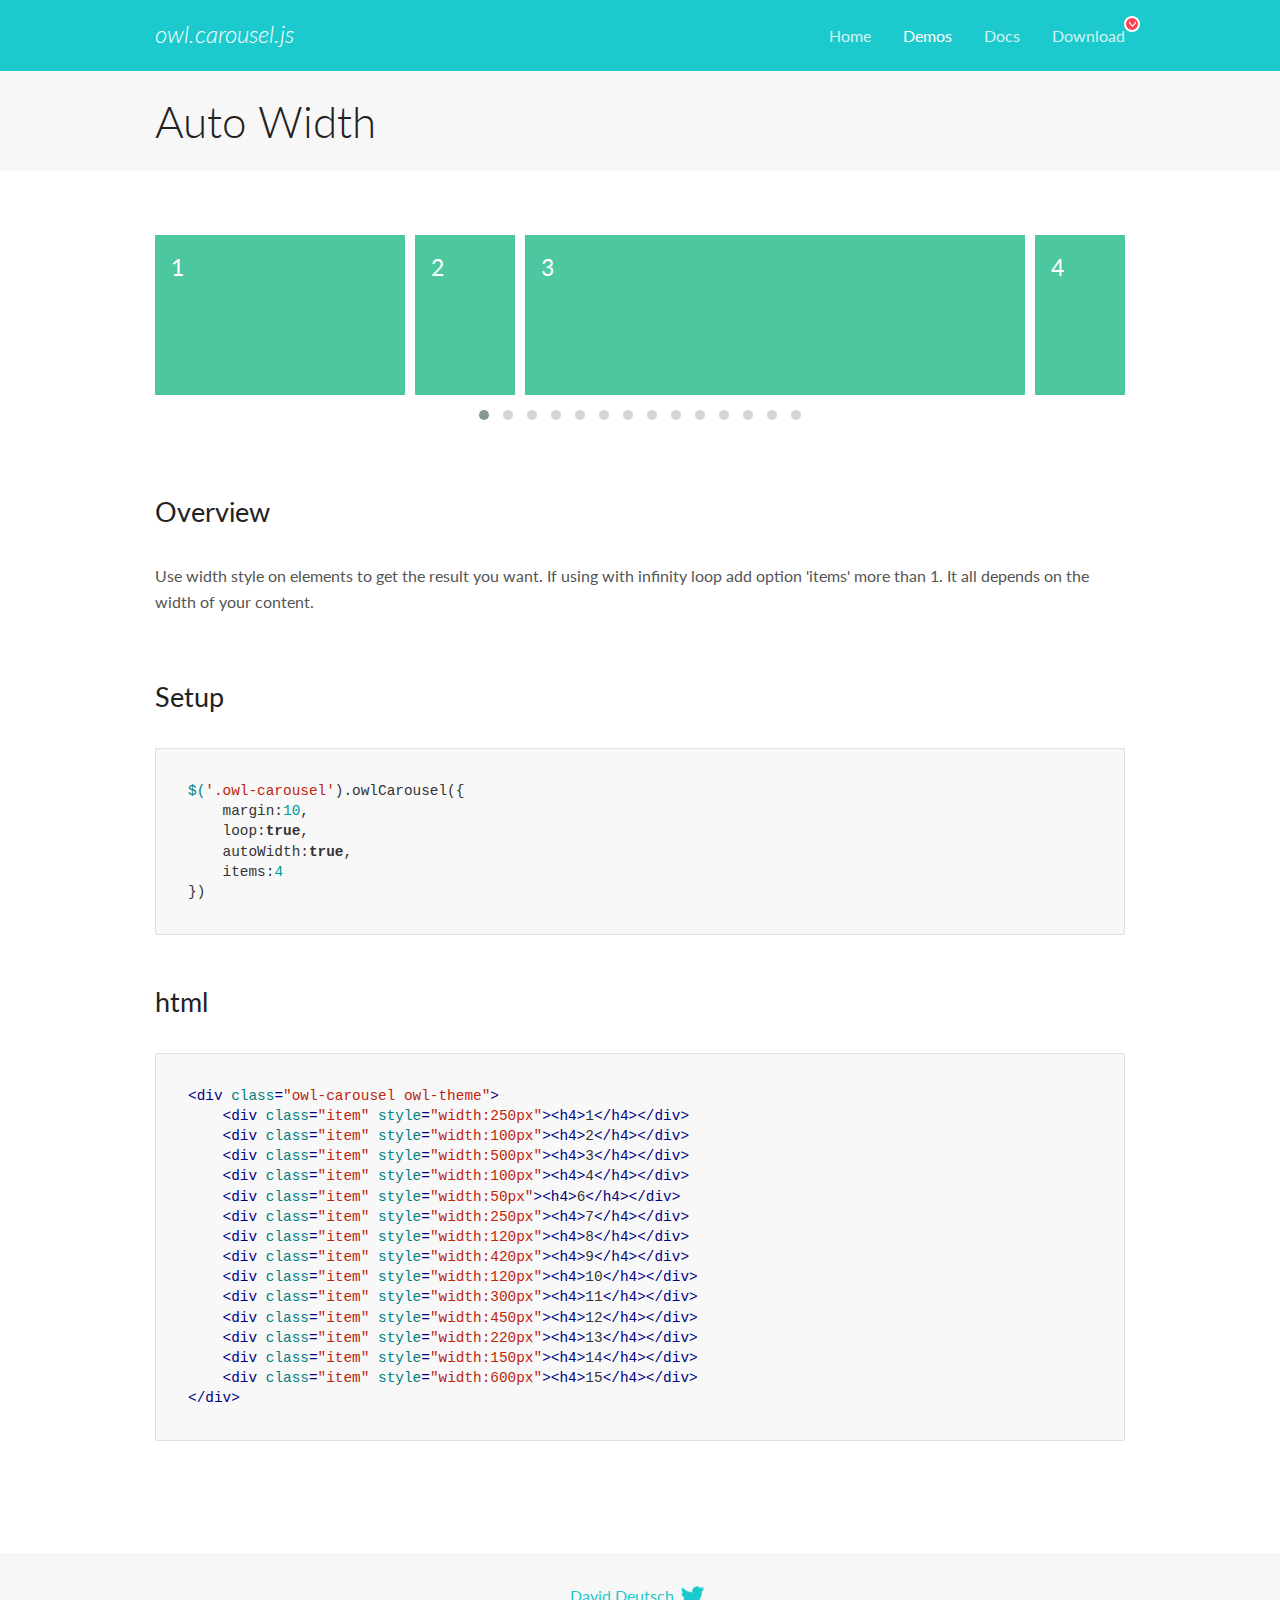
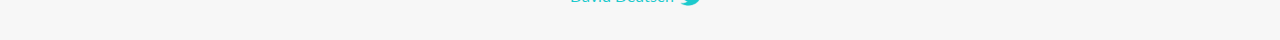
<file: assets/owl/OwlCarousel2-2.3.4/docs/demos/autowidth.html>
<!DOCTYPE html>
<html lang="en">
  <head>

    <!-- head -->
    <meta charset="utf-8">
    <meta name="msapplication-tap-highlight" content="no" />
    <meta name="viewport" content="width=device-width, initial-scale=1.0" />
    <meta name="description" content="Auto Width">
    <meta name="author" content="David Deutsch">
    <title>
      Auto Width Demo | Owl Carousel | 2.3.4
    </title>

    <!-- Stylesheets -->
    <link href='https://fonts.googleapis.com/css?family=Lato:300,400,700,400italic,300italic' rel='stylesheet' type='text/css'>
    <link rel="stylesheet" href="../assets/css/docs.theme.min.css">

    <!-- Owl Stylesheets -->
    <link rel="stylesheet" href="../assets/owlcarousel/assets/owl.carousel.min.css">
    <link rel="stylesheet" href="../assets/owlcarousel/assets/owl.theme.default.min.css">

    <!-- HTML5 shim and Respond.js IE8 support of HTML5 elements and media queries -->

    <!--[if lt IE 9]>
      <script src="https://oss.maxcdn.com/libs/html5shiv/3.7.0/html5shiv.js"></script>
      <script src="https://oss.maxcdn.com/libs/respond.js/1.3.0/respond.min.js"></script>
    <![endif]-->

    <!-- Favicons -->
    <link rel="apple-touch-icon-precomposed" sizes="144x144" href="../assets/ico/apple-touch-icon-144-precomposed.png">
    <link rel="shortcut icon" href="../assets/ico/favicon.png">
    <link rel="shortcut icon" href="favicon.ico">

    <!-- Yeah i know js should not be in header. Its required for demos.-->

    <!-- javascript -->
    <script src="../assets/vendors/jquery.min.js"></script>
    <script src="../assets/owlcarousel/owl.carousel.js"></script>
  </head>
  <body>

    <!-- header -->
    <header class="header">
      <div class="row">
        <div class="large-12 columns">
          <div class="brand left">
            <h3>
              <a href="/OwlCarousel2/">owl.carousel.js</a> 
            </h3>
          </div>
          <a id="toggle-nav" class="right">
            <span></span> <span></span> <span></span> 
          </a> 
          <div class="nav-bar">
            <ul class="clearfix">
              <li> <a href="/OwlCarousel2/index.html">Home</a>  </li>
              <li class="active">
                <a href="/OwlCarousel2/demos/demos.html">Demos</a> 
              </li>
              <li> <a href="/OwlCarousel2/docs/started-welcome.html">Docs</a>  </li>
              <li>
                <a href="https://github.com/OwlCarousel2/OwlCarousel2/archive/2.3.4.zip">Download</a> 
                <span class="download"></span> 
              </li>
            </ul>
          </div>
        </div>
      </div>
    </header>

    <!-- title -->
    <section class="title">
      <div class="row">
        <div class="large-12 columns">
          <h1>Auto Width</h1>
        </div>
      </div>
    </section>

    <!--  Demos -->
    <section id="demos">
      <div class="row">
        <div class="large-12 columns">
          <div class="owl-carousel owl-theme">
            <div class="item" style="width:250px">
              <h4>1</h4>
            </div>
            <div class="item" style="width:100px">
              <h4>2</h4>
            </div>
            <div class="item" style="width:500px">
              <h4>3</h4>
            </div>
            <div class="item" style="width:100px">
              <h4>4</h4>
            </div>
            <div class="item" style="width:50px">
              <h4>6</h4>
            </div>
            <div class="item" style="width:250px">
              <h4>7</h4>
            </div>
            <div class="item" style="width:120px">
              <h4>8</h4>
            </div>
            <div class="item" style="width:420px">
              <h4>9</h4>
            </div>
            <div class="item" style="width:120px">
              <h4>10</h4>
            </div>
            <div class="item" style="width:300px">
              <h4>11</h4>
            </div>
            <div class="item" style="width:450px">
              <h4>12</h4>
            </div>
            <div class="item" style="width:220px">
              <h4>13</h4>
            </div>
            <div class="item" style="width:150px">
              <h4>14</h4>
            </div>
            <div class="item" style="width:600px">
              <h4>15</h4>
            </div>
          </div>
          <h3 id="overview">Overview</h3>
          <p>Use width style on elements to get the result you want. If using with infinity loop add option &#39;items&#39; more than 1. It all depends on the width of your content.</p>
          <h3 id="setup">Setup</h3>
          <pre><code>$(&#39;.owl-carousel&#39;).owlCarousel({
    margin:10,
    loop:true,
    autoWidth:true,
    items:4
})</code></pre>
          <h3 id="html">html</h3>
          <pre><code>&lt;div class=&quot;owl-carousel owl-theme&quot;&gt;
    &lt;div class=&quot;item&quot; style=&quot;width:250px&quot;&gt;&lt;h4&gt;1&lt;/h4&gt;&lt;/div&gt;
    &lt;div class=&quot;item&quot; style=&quot;width:100px&quot;&gt;&lt;h4&gt;2&lt;/h4&gt;&lt;/div&gt;
    &lt;div class=&quot;item&quot; style=&quot;width:500px&quot;&gt;&lt;h4&gt;3&lt;/h4&gt;&lt;/div&gt;
    &lt;div class=&quot;item&quot; style=&quot;width:100px&quot;&gt;&lt;h4&gt;4&lt;/h4&gt;&lt;/div&gt;
    &lt;div class=&quot;item&quot; style=&quot;width:50px&quot;&gt;&lt;h4&gt;6&lt;/h4&gt;&lt;/div&gt;
    &lt;div class=&quot;item&quot; style=&quot;width:250px&quot;&gt;&lt;h4&gt;7&lt;/h4&gt;&lt;/div&gt;
    &lt;div class=&quot;item&quot; style=&quot;width:120px&quot;&gt;&lt;h4&gt;8&lt;/h4&gt;&lt;/div&gt;
    &lt;div class=&quot;item&quot; style=&quot;width:420px&quot;&gt;&lt;h4&gt;9&lt;/h4&gt;&lt;/div&gt;
    &lt;div class=&quot;item&quot; style=&quot;width:120px&quot;&gt;&lt;h4&gt;10&lt;/h4&gt;&lt;/div&gt;
    &lt;div class=&quot;item&quot; style=&quot;width:300px&quot;&gt;&lt;h4&gt;11&lt;/h4&gt;&lt;/div&gt;
    &lt;div class=&quot;item&quot; style=&quot;width:450px&quot;&gt;&lt;h4&gt;12&lt;/h4&gt;&lt;/div&gt;
    &lt;div class=&quot;item&quot; style=&quot;width:220px&quot;&gt;&lt;h4&gt;13&lt;/h4&gt;&lt;/div&gt;
    &lt;div class=&quot;item&quot; style=&quot;width:150px&quot;&gt;&lt;h4&gt;14&lt;/h4&gt;&lt;/div&gt;
    &lt;div class=&quot;item&quot; style=&quot;width:600px&quot;&gt;&lt;h4&gt;15&lt;/h4&gt;&lt;/div&gt;
&lt;/div&gt;</code></pre>
          <script>
            $(document).ready(function() {
              $('.owl-carousel').owlCarousel({
                margin: 10,
                loop: true,
                autoWidth: true,
                items: 4
              })
            })
          </script>
        </div>
      </div>
    </section>

    <!-- footer -->
    <footer class="footer">
      <div class="row">
        <div class="large-12 columns">
          <h5>
            <a href="/OwlCarousel2/docs/support-contact.html">David Deutsch</a> 
            <a id="custom-tweet-button" href="https://twitter.com/share?url=https://github.com/OwlCarousel2/OwlCarousel2&text=Owl Carousel - This is so awesome! " target="_blank"></a> 
          </h5>
        </div>
      </div>
    </footer>

    <!-- vendors -->
    <script src="../assets/vendors/highlight.js"></script>
    <script src="../assets/js/app.js"></script>
  </body>
</html>
</file>
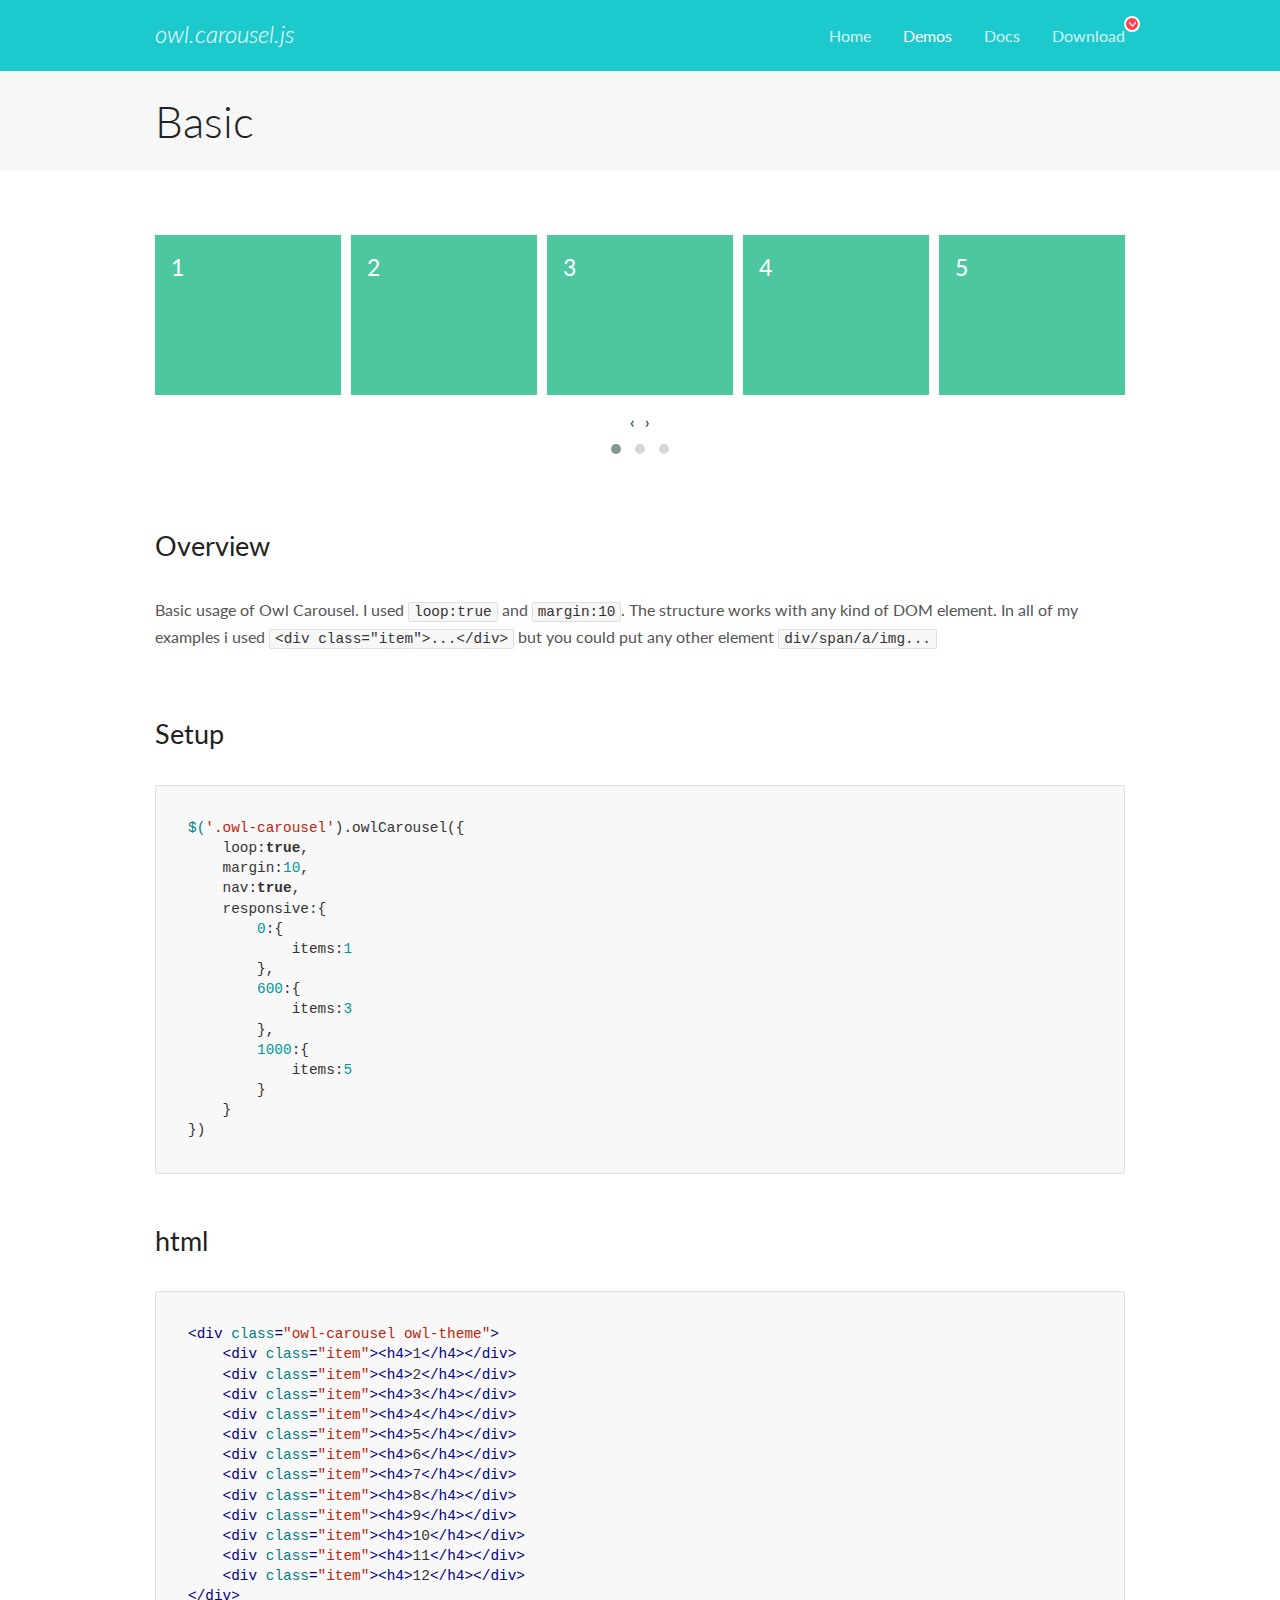
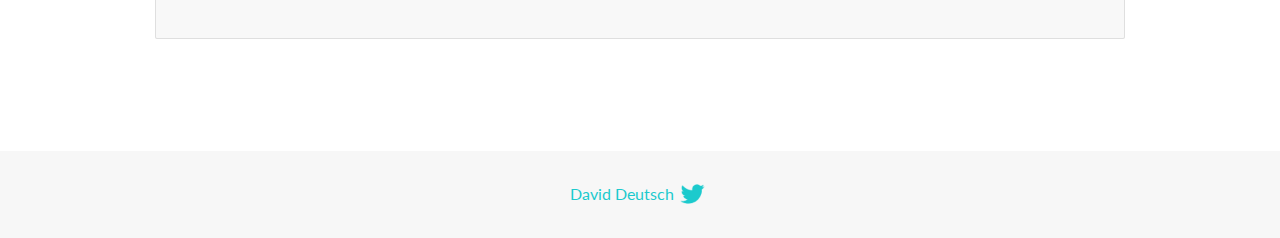
<file: assets/owl/OwlCarousel2-2.3.4/docs/demos/basic.html>
<!DOCTYPE html>
<html lang="en">
  <head>

    <!-- head -->
    <meta charset="utf-8">
    <meta name="msapplication-tap-highlight" content="no" />
    <meta name="viewport" content="width=device-width, initial-scale=1.0" />
    <meta name="description" content="Basic usage demo">
    <meta name="author" content="David Deutsch">
    <title>
      Basic Demo | Owl Carousel | 2.3.4
    </title>

    <!-- Stylesheets -->
    <link href='https://fonts.googleapis.com/css?family=Lato:300,400,700,400italic,300italic' rel='stylesheet' type='text/css'>
    <link rel="stylesheet" href="../assets/css/docs.theme.min.css">

    <!-- Owl Stylesheets -->
    <link rel="stylesheet" href="../assets/owlcarousel/assets/owl.carousel.min.css">
    <link rel="stylesheet" href="../assets/owlcarousel/assets/owl.theme.default.min.css">

    <!-- HTML5 shim and Respond.js IE8 support of HTML5 elements and media queries -->

    <!--[if lt IE 9]>
      <script src="https://oss.maxcdn.com/libs/html5shiv/3.7.0/html5shiv.js"></script>
      <script src="https://oss.maxcdn.com/libs/respond.js/1.3.0/respond.min.js"></script>
    <![endif]-->

    <!-- Favicons -->
    <link rel="apple-touch-icon-precomposed" sizes="144x144" href="../assets/ico/apple-touch-icon-144-precomposed.png">
    <link rel="shortcut icon" href="../assets/ico/favicon.png">
    <link rel="shortcut icon" href="favicon.ico">

    <!-- Yeah i know js should not be in header. Its required for demos.-->

    <!-- javascript -->
    <script src="../assets/vendors/jquery.min.js"></script>
    <script src="../assets/owlcarousel/owl.carousel.js"></script>
  </head>
  <body>

    <!-- header -->
    <header class="header">
      <div class="row">
        <div class="large-12 columns">
          <div class="brand left">
            <h3>
              <a href="/OwlCarousel2/">owl.carousel.js</a> 
            </h3>
          </div>
          <a id="toggle-nav" class="right">
            <span></span> <span></span> <span></span> 
          </a> 
          <div class="nav-bar">
            <ul class="clearfix">
              <li> <a href="/OwlCarousel2/index.html">Home</a>  </li>
              <li class="active">
                <a href="/OwlCarousel2/demos/demos.html">Demos</a> 
              </li>
              <li> <a href="/OwlCarousel2/docs/started-welcome.html">Docs</a>  </li>
              <li>
                <a href="https://github.com/OwlCarousel2/OwlCarousel2/archive/2.3.4.zip">Download</a> 
                <span class="download"></span> 
              </li>
            </ul>
          </div>
        </div>
      </div>
    </header>

    <!-- title -->
    <section class="title">
      <div class="row">
        <div class="large-12 columns">
          <h1>Basic</h1>
        </div>
      </div>
    </section>

    <!--  Demos -->
    <section id="demos">
      <div class="row">
        <div class="large-12 columns">
          <div class="owl-carousel owl-theme">
            <div class="item">
              <h4>1</h4>
            </div>
            <div class="item">
              <h4>2</h4>
            </div>
            <div class="item">
              <h4>3</h4>
            </div>
            <div class="item">
              <h4>4</h4>
            </div>
            <div class="item">
              <h4>5</h4>
            </div>
            <div class="item">
              <h4>6</h4>
            </div>
            <div class="item">
              <h4>7</h4>
            </div>
            <div class="item">
              <h4>8</h4>
            </div>
            <div class="item">
              <h4>9</h4>
            </div>
            <div class="item">
              <h4>10</h4>
            </div>
            <div class="item">
              <h4>11</h4>
            </div>
            <div class="item">
              <h4>12</h4>
            </div>
          </div>
          <h3 id="overview">Overview</h3>
          <p>Basic usage of Owl Carousel. I used <code>loop:true</code> and <code>margin:10</code>. The structure works with any kind of DOM element. In all of my examples i used <code>&lt;div class=&quot;item&quot;&gt;...&lt;/div&gt;</code> but you could
            put any other element <code>div/span/a/img...</code></p>
          <h3 id="setup">Setup</h3>
          <pre><code>$(&#39;.owl-carousel&#39;).owlCarousel({
    loop:true,
    margin:10,
    nav:true,
    responsive:{
        0:{
            items:1
        },
        600:{
            items:3
        },
        1000:{
            items:5
        }
    }
})</code></pre>
          <h3 id="html">html</h3>
          <pre><code>&lt;div class=&quot;owl-carousel owl-theme&quot;&gt;
    &lt;div class=&quot;item&quot;&gt;&lt;h4&gt;1&lt;/h4&gt;&lt;/div&gt;
    &lt;div class=&quot;item&quot;&gt;&lt;h4&gt;2&lt;/h4&gt;&lt;/div&gt;
    &lt;div class=&quot;item&quot;&gt;&lt;h4&gt;3&lt;/h4&gt;&lt;/div&gt;
    &lt;div class=&quot;item&quot;&gt;&lt;h4&gt;4&lt;/h4&gt;&lt;/div&gt;
    &lt;div class=&quot;item&quot;&gt;&lt;h4&gt;5&lt;/h4&gt;&lt;/div&gt;
    &lt;div class=&quot;item&quot;&gt;&lt;h4&gt;6&lt;/h4&gt;&lt;/div&gt;
    &lt;div class=&quot;item&quot;&gt;&lt;h4&gt;7&lt;/h4&gt;&lt;/div&gt;
    &lt;div class=&quot;item&quot;&gt;&lt;h4&gt;8&lt;/h4&gt;&lt;/div&gt;
    &lt;div class=&quot;item&quot;&gt;&lt;h4&gt;9&lt;/h4&gt;&lt;/div&gt;
    &lt;div class=&quot;item&quot;&gt;&lt;h4&gt;10&lt;/h4&gt;&lt;/div&gt;
    &lt;div class=&quot;item&quot;&gt;&lt;h4&gt;11&lt;/h4&gt;&lt;/div&gt;
    &lt;div class=&quot;item&quot;&gt;&lt;h4&gt;12&lt;/h4&gt;&lt;/div&gt;
&lt;/div&gt;</code></pre>
          <script>
            $(document).ready(function() {
              var owl = $('.owl-carousel');
              owl.owlCarousel({
                margin: 10,
                nav: true,
                loop: true,
                responsive: {
                  0: {
                    items: 1
                  },
                  600: {
                    items: 3
                  },
                  1000: {
                    items: 5
                  }
                }
              })
            })
          </script>
        </div>
      </div>
    </section>

    <!-- footer -->
    <footer class="footer">
      <div class="row">
        <div class="large-12 columns">
          <h5>
            <a href="/OwlCarousel2/docs/support-contact.html">David Deutsch</a> 
            <a id="custom-tweet-button" href="https://twitter.com/share?url=https://github.com/OwlCarousel2/OwlCarousel2&text=Owl Carousel - This is so awesome! " target="_blank"></a> 
          </h5>
        </div>
      </div>
    </footer>

    <!-- vendors -->
    <script src="../assets/vendors/highlight.js"></script>
    <script src="../assets/js/app.js"></script>
  </body>
</html>
</file>
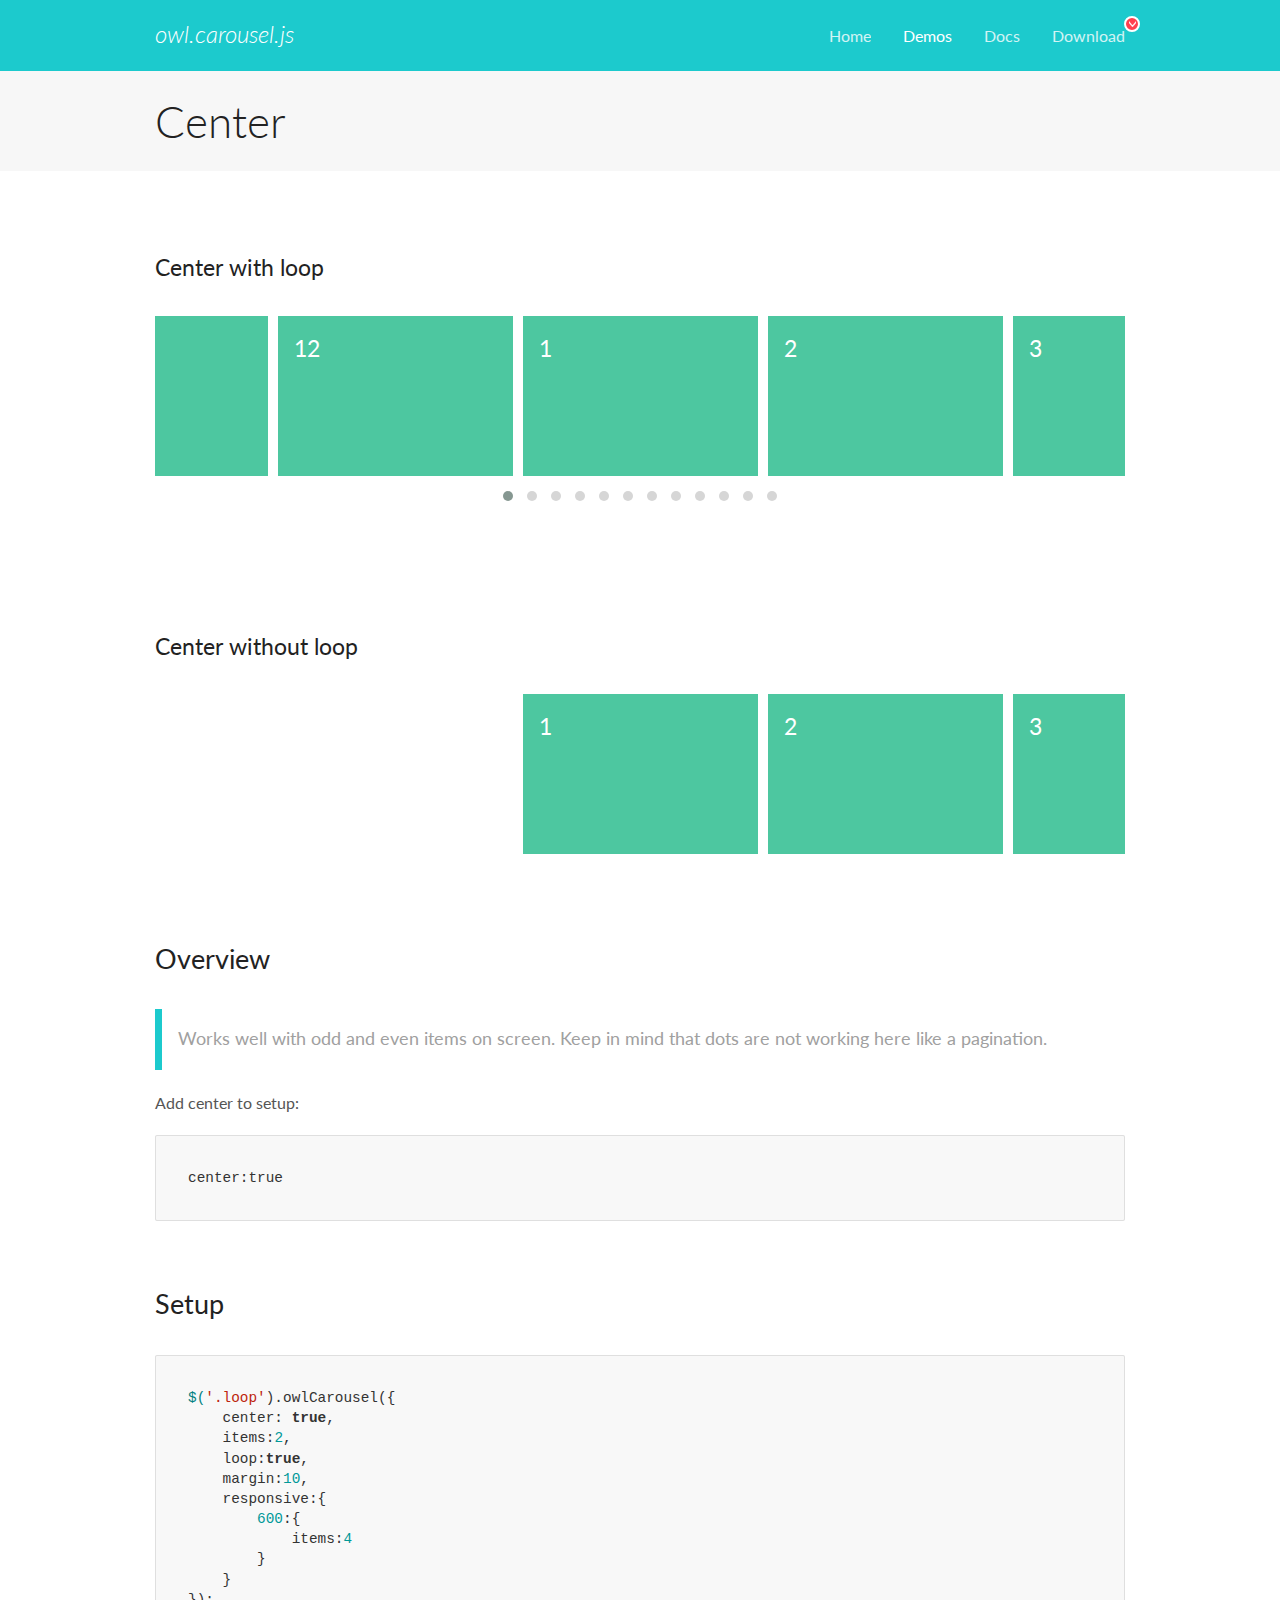
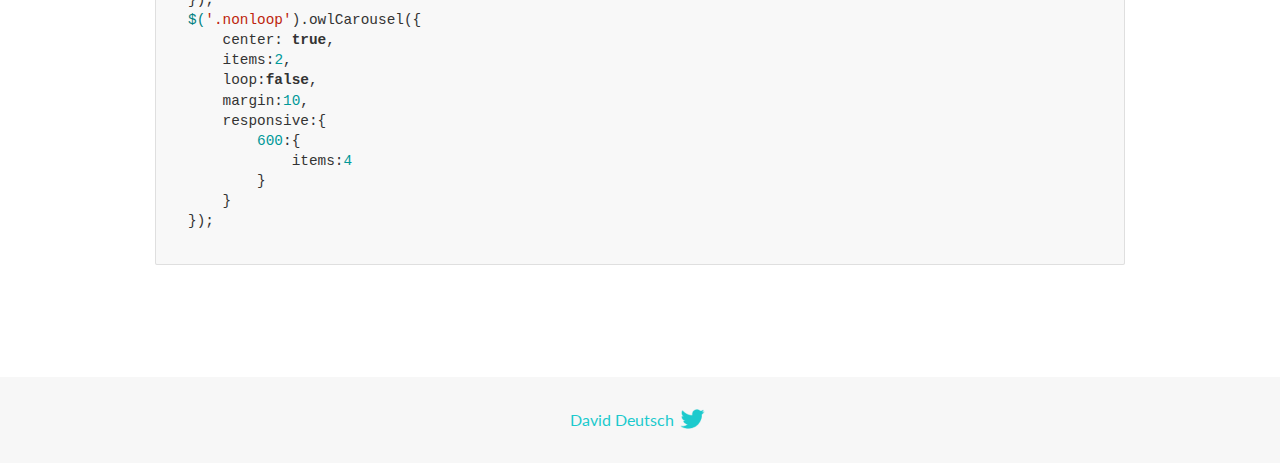
<file: assets/owl/OwlCarousel2-2.3.4/docs/demos/center.html>
<!DOCTYPE html>
<html lang="en">
  <head>

    <!-- head -->
    <meta charset="utf-8">
    <meta name="msapplication-tap-highlight" content="no" />
    <meta name="viewport" content="width=device-width, initial-scale=1.0" />
    <meta name="description" content="Center carousel">
    <meta name="author" content="David Deutsch">
    <title>
      Center Demo | Owl Carousel | 2.3.4
    </title>

    <!-- Stylesheets -->
    <link href='https://fonts.googleapis.com/css?family=Lato:300,400,700,400italic,300italic' rel='stylesheet' type='text/css'>
    <link rel="stylesheet" href="../assets/css/docs.theme.min.css">

    <!-- Owl Stylesheets -->
    <link rel="stylesheet" href="../assets/owlcarousel/assets/owl.carousel.min.css">
    <link rel="stylesheet" href="../assets/owlcarousel/assets/owl.theme.default.min.css">

    <!-- HTML5 shim and Respond.js IE8 support of HTML5 elements and media queries -->

    <!--[if lt IE 9]>
      <script src="https://oss.maxcdn.com/libs/html5shiv/3.7.0/html5shiv.js"></script>
      <script src="https://oss.maxcdn.com/libs/respond.js/1.3.0/respond.min.js"></script>
    <![endif]-->

    <!-- Favicons -->
    <link rel="apple-touch-icon-precomposed" sizes="144x144" href="../assets/ico/apple-touch-icon-144-precomposed.png">
    <link rel="shortcut icon" href="../assets/ico/favicon.png">
    <link rel="shortcut icon" href="favicon.ico">

    <!-- Yeah i know js should not be in header. Its required for demos.-->

    <!-- javascript -->
    <script src="../assets/vendors/jquery.min.js"></script>
    <script src="../assets/owlcarousel/owl.carousel.js"></script>
  </head>
  <body>

    <!-- header -->
    <header class="header">
      <div class="row">
        <div class="large-12 columns">
          <div class="brand left">
            <h3>
              <a href="/OwlCarousel2/">owl.carousel.js</a> 
            </h3>
          </div>
          <a id="toggle-nav" class="right">
            <span></span> <span></span> <span></span> 
          </a> 
          <div class="nav-bar">
            <ul class="clearfix">
              <li> <a href="/OwlCarousel2/index.html">Home</a>  </li>
              <li class="active">
                <a href="/OwlCarousel2/demos/demos.html">Demos</a> 
              </li>
              <li> <a href="/OwlCarousel2/docs/started-welcome.html">Docs</a>  </li>
              <li>
                <a href="https://github.com/OwlCarousel2/OwlCarousel2/archive/2.3.4.zip">Download</a> 
                <span class="download"></span> 
              </li>
            </ul>
          </div>
        </div>
      </div>
    </header>

    <!-- title -->
    <section class="title">
      <div class="row">
        <div class="large-12 columns">
          <h1>Center</h1>
        </div>
      </div>
    </section>

    <!--  Demos -->
    <section id="demos">
      <div class="row">
        <div class="large-12 columns">
          <h4 id="center-with-loop">Center with loop</h4>
          <div class="loop owl-carousel owl-theme">
            <div class="item">
              <h4>1</h4>
            </div>
            <div class="item">
              <h4>2</h4>
            </div>
            <div class="item">
              <h4>3</h4>
            </div>
            <div class="item">
              <h4>4</h4>
            </div>
            <div class="item">
              <h4>5</h4>
            </div>
            <div class="item">
              <h4>6</h4>
            </div>
            <div class="item">
              <h4>7</h4>
            </div>
            <div class="item">
              <h4>8</h4>
            </div>
            <div class="item">
              <h4>9</h4>
            </div>
            <div class="item">
              <h4>10</h4>
            </div>
            <div class="item">
              <h4>11</h4>
            </div>
            <div class="item">
              <h4>12</h4>
            </div>
          </div>
          <br>
          <h4 id="center-without-loop">Center without loop</h4>
          <div class="nonloop owl-carousel">
            <div class="item">
              <h4>1</h4>
            </div>
            <div class="item">
              <h4>2</h4>
            </div>
            <div class="item">
              <h4>3</h4>
            </div>
            <div class="item">
              <h4>4</h4>
            </div>
            <div class="item">
              <h4>5</h4>
            </div>
            <div class="item">
              <h4>6</h4>
            </div>
            <div class="item">
              <h4>7</h4>
            </div>
            <div class="item">
              <h4>8</h4>
            </div>
            <div class="item">
              <h4>9</h4>
            </div>
            <div class="item">
              <h4>10</h4>
            </div>
            <div class="item">
              <h4>11</h4>
            </div>
            <div class="item">
              <h4>12</h4>
            </div>
          </div>
          <h3 id="overview">Overview</h3>
          <blockquote>
            <p>Works well with odd and even items on screen. Keep in mind that dots are not working here like a pagination.</p>
          </blockquote>
          <p>Add center to setup:</p>
          <pre><code>center:true</code></pre>
          <h3 id="setup">Setup</h3>
          <pre><code>$(&#39;.loop&#39;).owlCarousel({
    center: true,
    items:2,
    loop:true,
    margin:10,
    responsive:{
        600:{
            items:4
        }
    }
});
$(&#39;.nonloop&#39;).owlCarousel({
    center: true,
    items:2,
    loop:false,
    margin:10,
    responsive:{
        600:{
            items:4
        }
    }
});</code></pre>
          <script>
            jQuery(document).ready(function($) {
              $('.loop').owlCarousel({
                center: true,
                items: 2,
                loop: true,
                margin: 10,
                responsive: {
                  600: {
                    items: 4
                  }
                }
              });
              $('.nonloop').owlCarousel({
                center: true,
                items: 2,
                loop: false,
                margin: 10,
                responsive: {
                  600: {
                    items: 4
                  }
                }
              });
            });
          </script>
        </div>
      </div>
    </section>

    <!-- footer -->
    <footer class="footer">
      <div class="row">
        <div class="large-12 columns">
          <h5>
            <a href="/OwlCarousel2/docs/support-contact.html">David Deutsch</a> 
            <a id="custom-tweet-button" href="https://twitter.com/share?url=https://github.com/OwlCarousel2/OwlCarousel2&text=Owl Carousel - This is so awesome! " target="_blank"></a> 
          </h5>
        </div>
      </div>
    </footer>

    <!-- vendors -->
    <script src="../assets/vendors/highlight.js"></script>
    <script src="../assets/js/app.js"></script>
  </body>
</html>
</file>
